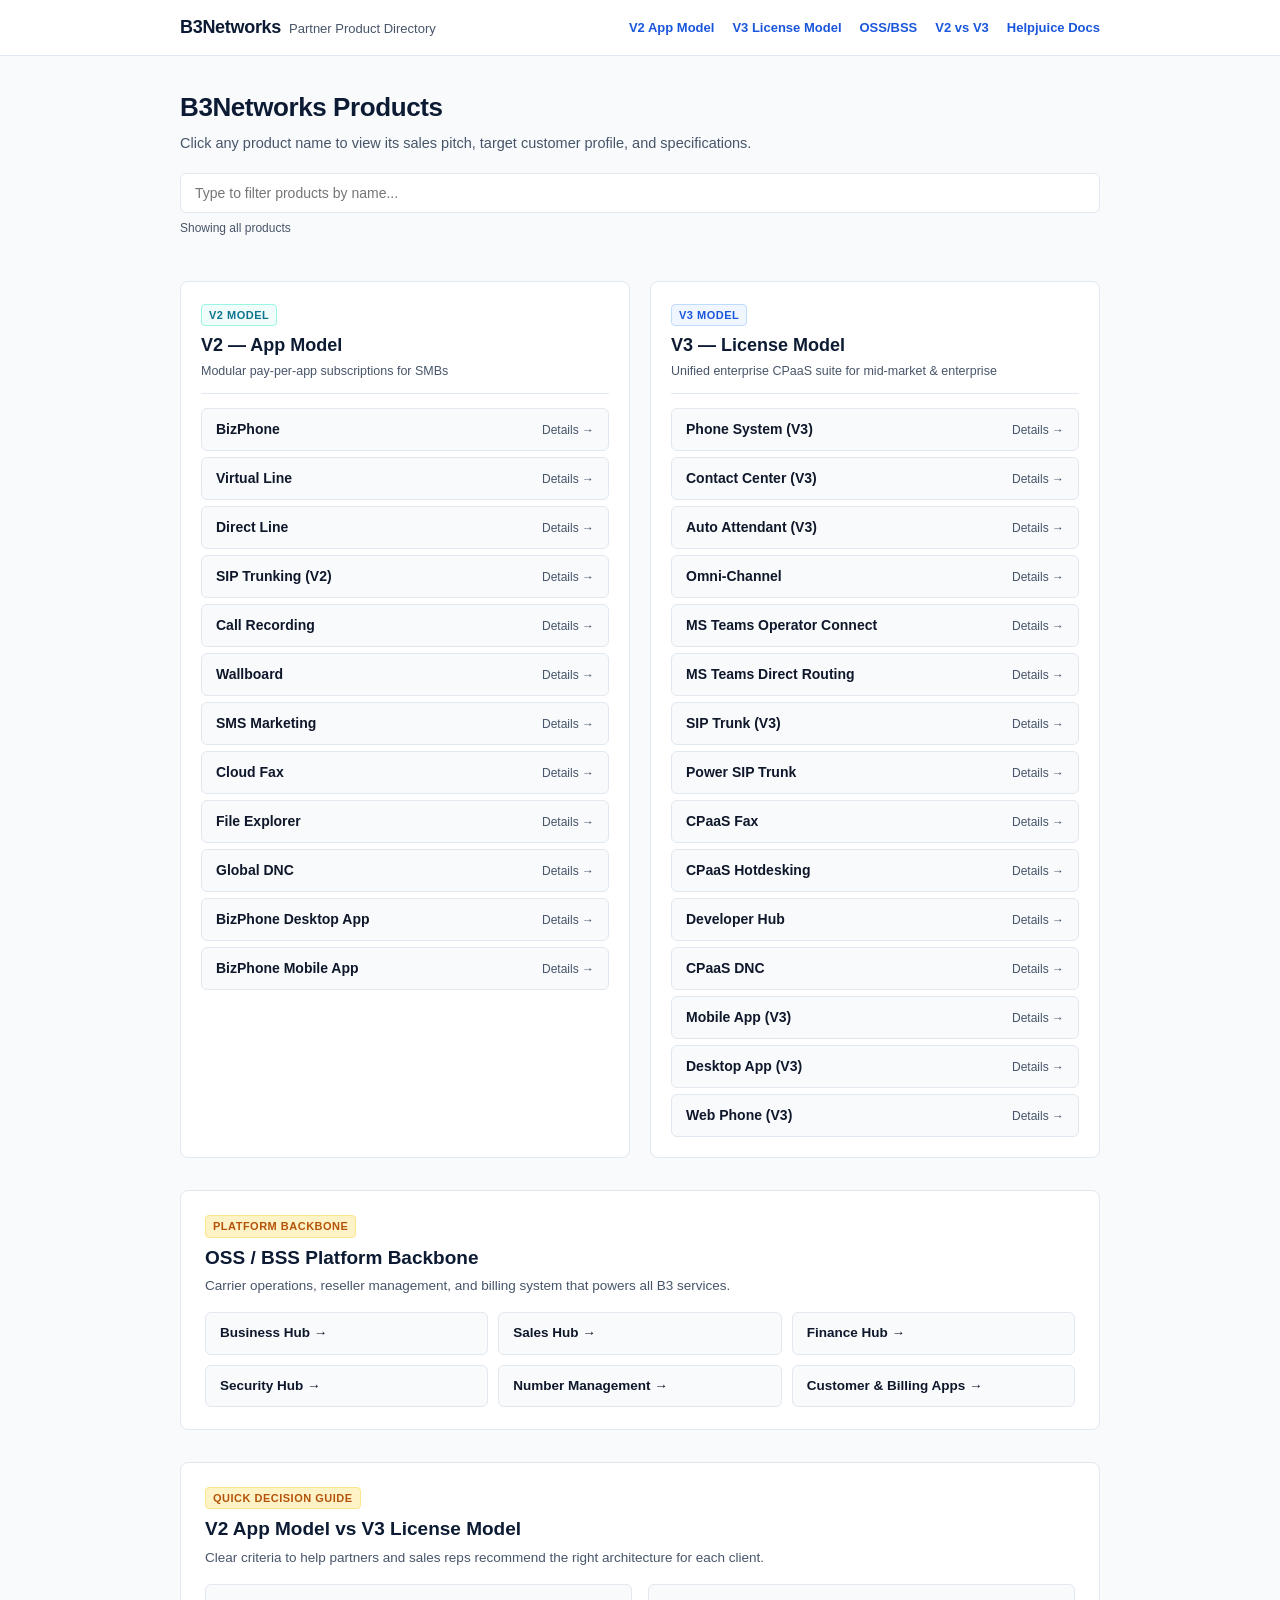
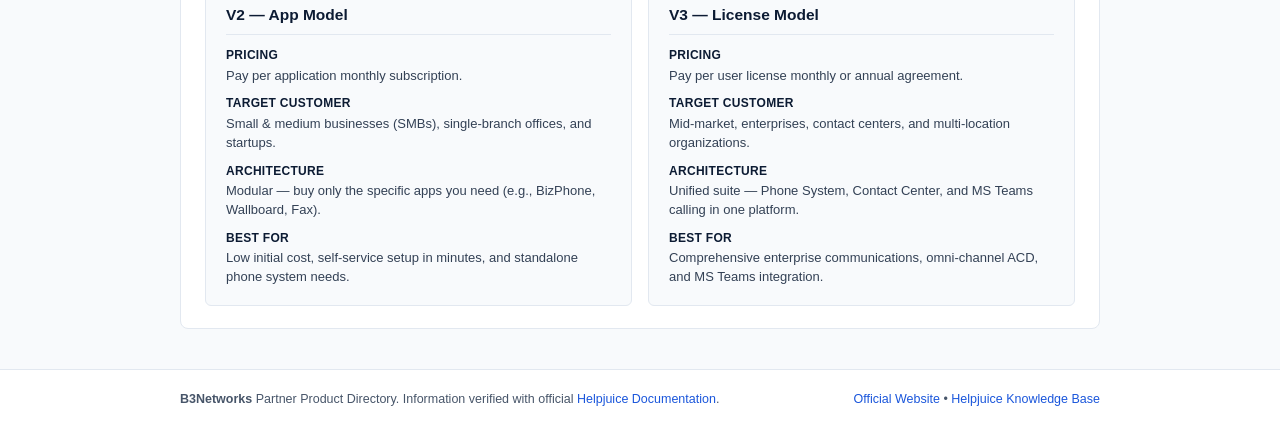
<file: index.html>
<!DOCTYPE html>
<html lang="en">
<head>
  <meta charset="UTF-8" />
  <meta name="viewport" content="width=device-width, initial-scale=1.0" />
  <title>B3Networks — Partner Product Directory</title>
  <meta name="description" content="Simple product directory for B3Networks V2 (App Model) and V3 (License Model) products. Click any product to view its sales details." />
  <link rel="stylesheet" href="styles.css" />
</head>
<body>

  <!-- SITE HEADER -->
  <header class="site-header">
    <div class="container header-inner">
      <a href="index.html" class="brand-wrap">
        <span class="brand-title">B3Networks</span>
        <span class="brand-sub">Partner Product Directory</span>
      </a>
      <div class="header-links">
        <a href="#v2-section" class="header-link">V2 App Model</a>
        <a href="#v3-section" class="header-link">V3 License Model</a>
        <a href="#oss-section" class="header-link">OSS/BSS</a>
        <a href="#comparison-section" class="header-link">V2 vs V3</a>
        <a href="https://b3networks.helpjuice.com/" target="_blank" class="header-link">Helpjuice Docs</a>
      </div>
    </div>
  </header>

  <main>
    <div class="container">

      <!-- PAGE INTRO -->
      <section class="page-intro">
        <h1 class="page-title">B3Networks Products</h1>
        <p class="page-subtitle">Click any product name to view its sales pitch, target customer profile, and specifications.</p>
        
        <!-- SIMPLE LIVE FILTER -->
        <div class="search-bar-wrap">
          <input type="text" id="filterInput" class="search-input" placeholder="Type to filter products by name..." autocomplete="off" />
          <div class="search-hint" id="filterCount">Showing all products</div>
        </div>
      </section>

      <!-- SECTION 1: V2 AND V3 PRODUCT LISTS (SIDE-BY-SIDE) -->
      <section class="directory-grid">
        
        <!-- COLUMN 1: V2 APP MODEL -->
        <div class="column-card" id="v2-section">
          <div class="column-header">
            <span class="column-badge column-badge-v2">V2 Model</span>
            <h2 class="column-title">V2 — App Model</h2>
            <p class="column-desc">Modular pay-per-app subscriptions for SMBs</p>
          </div>
          <ul class="product-name-list" id="v2List">
            <li><a href="product.html?id=bizphone#bizphone" class="product-link"><span>BizPhone</span><span class="product-link-arrow">Details &rarr;</span></a></li>
            <li><a href="product.html?id=virtual-line#virtual-line" class="product-link"><span>Virtual Line</span><span class="product-link-arrow">Details &rarr;</span></a></li>
            <li><a href="product.html?id=direct-line#direct-line" class="product-link"><span>Direct Line</span><span class="product-link-arrow">Details &rarr;</span></a></li>
            <li><a href="product.html?id=sip-v2#sip-v2" class="product-link"><span>SIP Trunking (V2)</span><span class="product-link-arrow">Details &rarr;</span></a></li>
            <li><a href="product.html?id=call-recording#call-recording" class="product-link"><span>Call Recording</span><span class="product-link-arrow">Details &rarr;</span></a></li>
            <li><a href="product.html?id=wallboard#wallboard" class="product-link"><span>Wallboard</span><span class="product-link-arrow">Details &rarr;</span></a></li>
            <li><a href="product.html?id=sms-marketing#sms-marketing" class="product-link"><span>SMS Marketing</span><span class="product-link-arrow">Details &rarr;</span></a></li>
            <li><a href="product.html?id=fax#fax" class="product-link"><span>Cloud Fax</span><span class="product-link-arrow">Details &rarr;</span></a></li>
            <li><a href="product.html?id=file-explorer#file-explorer" class="product-link"><span>File Explorer</span><span class="product-link-arrow">Details &rarr;</span></a></li>
            <li><a href="product.html?id=global-dnc#global-dnc" class="product-link"><span>Global DNC</span><span class="product-link-arrow">Details &rarr;</span></a></li>
            <li><a href="product.html?id=bizphone-desktop#bizphone-desktop" class="product-link"><span>BizPhone Desktop App</span><span class="product-link-arrow">Details &rarr;</span></a></li>
            <li><a href="product.html?id=bizphone-mobile#bizphone-mobile" class="product-link"><span>BizPhone Mobile App</span><span class="product-link-arrow">Details &rarr;</span></a></li>
          </ul>
        </div>

        <!-- COLUMN 2: V3 LICENSE MODEL -->
        <div class="column-card" id="v3-section">
          <div class="column-header">
            <span class="column-badge column-badge-v3">V3 Model</span>
            <h2 class="column-title">V3 — License Model</h2>
            <p class="column-desc">Unified enterprise CPaaS suite for mid-market &amp; enterprise</p>
          </div>
          <ul class="product-name-list" id="v3List">
            <li><a href="product.html?id=phone-system#phone-system" class="product-link"><span>Phone System (V3)</span><span class="product-link-arrow">Details &rarr;</span></a></li>
            <li><a href="product.html?id=contact-center#contact-center" class="product-link"><span>Contact Center (V3)</span><span class="product-link-arrow">Details &rarr;</span></a></li>
            <li><a href="product.html?id=auto-attendant#auto-attendant" class="product-link"><span>Auto Attendant (V3)</span><span class="product-link-arrow">Details &rarr;</span></a></li>
            <li><a href="product.html?id=omni-channel#omni-channel" class="product-link"><span>Omni-Channel</span><span class="product-link-arrow">Details &rarr;</span></a></li>
            <li><a href="product.html?id=teams-operator-connect#teams-operator-connect" class="product-link"><span>MS Teams Operator Connect</span><span class="product-link-arrow">Details &rarr;</span></a></li>
            <li><a href="product.html?id=teams-direct-routing#teams-direct-routing" class="product-link"><span>MS Teams Direct Routing</span><span class="product-link-arrow">Details &rarr;</span></a></li>
            <li><a href="product.html?id=sip-trunk-v3#sip-trunk-v3" class="product-link"><span>SIP Trunk (V3)</span><span class="product-link-arrow">Details &rarr;</span></a></li>
            <li><a href="product.html?id=power-sip#power-sip" class="product-link"><span>Power SIP Trunk</span><span class="product-link-arrow">Details &rarr;</span></a></li>
            <li><a href="product.html?id=cpaas-fax#cpaas-fax" class="product-link"><span>CPaaS Fax</span><span class="product-link-arrow">Details &rarr;</span></a></li>
            <li><a href="product.html?id=hotdesking#hotdesking" class="product-link"><span>CPaaS Hotdesking</span><span class="product-link-arrow">Details &rarr;</span></a></li>
            <li><a href="product.html?id=developer-hub#developer-hub" class="product-link"><span>Developer Hub</span><span class="product-link-arrow">Details &rarr;</span></a></li>
            <li><a href="product.html?id=cpaas-dnc#cpaas-dnc" class="product-link"><span>CPaaS DNC</span><span class="product-link-arrow">Details &rarr;</span></a></li>
            <li><a href="product.html?id=mobile-app-v3#mobile-app-v3" class="product-link"><span>Mobile App (V3)</span><span class="product-link-arrow">Details &rarr;</span></a></li>
            <li><a href="product.html?id=desktop-app-v3#desktop-app-v3" class="product-link"><span>Desktop App (V3)</span><span class="product-link-arrow">Details &rarr;</span></a></li>
            <li><a href="product.html?id=web-phone#web-phone" class="product-link"><span>Web Phone (V3)</span><span class="product-link-arrow">Details &rarr;</span></a></li>
          </ul>
        </div>

      </section>

      <!-- SECTION 2: OSS / BSS PLATFORM BACKBONE (VERY SIMPLE) -->
      <section class="section-block" id="oss-section">
        <div class="section-header-simple">
          <span class="section-label">Platform Backbone</span>
          <h2 class="section-title">OSS / BSS Platform Backbone</h2>
          <p class="section-desc">Carrier operations, reseller management, and billing system that powers all B3 services.</p>
        </div>

        <ul class="oss-name-grid" id="ossList">
          <li><a href="product.html?id=business-hub#business-hub" class="oss-link">Business Hub &rarr;</a></li>
          <li><a href="product.html?id=sales-hub#sales-hub" class="oss-link">Sales Hub &rarr;</a></li>
          <li><a href="product.html?id=finance-hub#finance-hub" class="oss-link">Finance Hub &rarr;</a></li>
          <li><a href="product.html?id=security-hub#security-hub" class="oss-link">Security Hub &rarr;</a></li>
          <li><a href="product.html?id=number-management#number-management" class="oss-link">Number Management &rarr;</a></li>
          <li><a href="https://b3networks.helpjuice.com/en_US/ossbss-answers" target="_blank" class="oss-link">Customer &amp; Billing Apps &rarr;</a></li>
        </ul>
      </section>

      <!-- SECTION 3: V2 APP MODEL VS V3 LICENSE MODEL (VERY SIMPLE) -->
      <section class="section-block" id="comparison-section">
        <div class="section-header-simple">
          <span class="section-label">Quick Decision Guide</span>
          <h2 class="section-title">V2 App Model vs V3 License Model</h2>
          <p class="section-desc">Clear criteria to help partners and sales reps recommend the right architecture for each client.</p>
        </div>

        <div class="compare-container">
          <!-- V2 CARD -->
          <div class="compare-card">
            <h3 class="compare-card-title">V2 — App Model</h3>
            <ul class="compare-list">
              <li class="compare-item">
                <strong>Pricing</strong>
                Pay per application monthly subscription.
              </li>
              <li class="compare-item">
                <strong>Target Customer</strong>
                Small &amp; medium businesses (SMBs), single-branch offices, and startups.
              </li>
              <li class="compare-item">
                <strong>Architecture</strong>
                Modular — buy only the specific apps you need (e.g., BizPhone, Wallboard, Fax).
              </li>
              <li class="compare-item">
                <strong>Best For</strong>
                Low initial cost, self-service setup in minutes, and standalone phone system needs.
              </li>
            </ul>
          </div>

          <!-- V3 CARD -->
          <div class="compare-card">
            <h3 class="compare-card-title">V3 — License Model</h3>
            <ul class="compare-list">
              <li class="compare-item">
                <strong>Pricing</strong>
                Pay per user license monthly or annual agreement.
              </li>
              <li class="compare-item">
                <strong>Target Customer</strong>
                Mid-market, enterprises, contact centers, and multi-location organizations.
              </li>
              <li class="compare-item">
                <strong>Architecture</strong>
                Unified suite — Phone System, Contact Center, and MS Teams calling in one platform.
              </li>
              <li class="compare-item">
                <strong>Best For</strong>
                Comprehensive enterprise communications, omni-channel ACD, and MS Teams integration.
              </li>
            </ul>
          </div>
        </div>
      </section>

    </div>
  </main>

  <!-- SITE FOOTER -->
  <footer class="site-footer">
    <div class="container footer-inner">
      <div>
        <strong>B3Networks</strong> Partner Product Directory. Information verified with official <a href="https://b3networks.helpjuice.com/" target="_blank">Helpjuice Documentation</a>.
      </div>
      <div>
        <a href="https://www.b3networks.com/" target="_blank">Official Website</a> &bull;
        <a href="https://b3networks.helpjuice.com/" target="_blank">Helpjuice Knowledge Base</a>
      </div>
    </div>
  </footer>

  <!-- SIMPLE FILTER SCRIPT -->
  <script>
    document.addEventListener('DOMContentLoaded', () => {
      const input = document.getElementById('filterInput');
      const counter = document.getElementById('filterCount');
      const links = document.querySelectorAll('.product-link, .oss-link');
      const total = links.length;

      input.addEventListener('input', (e) => {
        const query = e.target.value.toLowerCase().trim();
        let matchCount = 0;

        links.forEach(link => {
          const text = link.textContent.toLowerCase();
          const li = link.closest('li');
          if (!query || text.includes(query)) {
            if (li) li.style.display = '';
            matchCount++;
          } else {
            if (li) li.style.display = 'none';
          }
        });

        if (query) {
          counter.textContent = `Showing ${matchCount} of ${total} products matching "${query}"`;
        } else {
          counter.textContent = 'Showing all products';
        }
      });
    });
  </script>
</body>
</html>
</file>
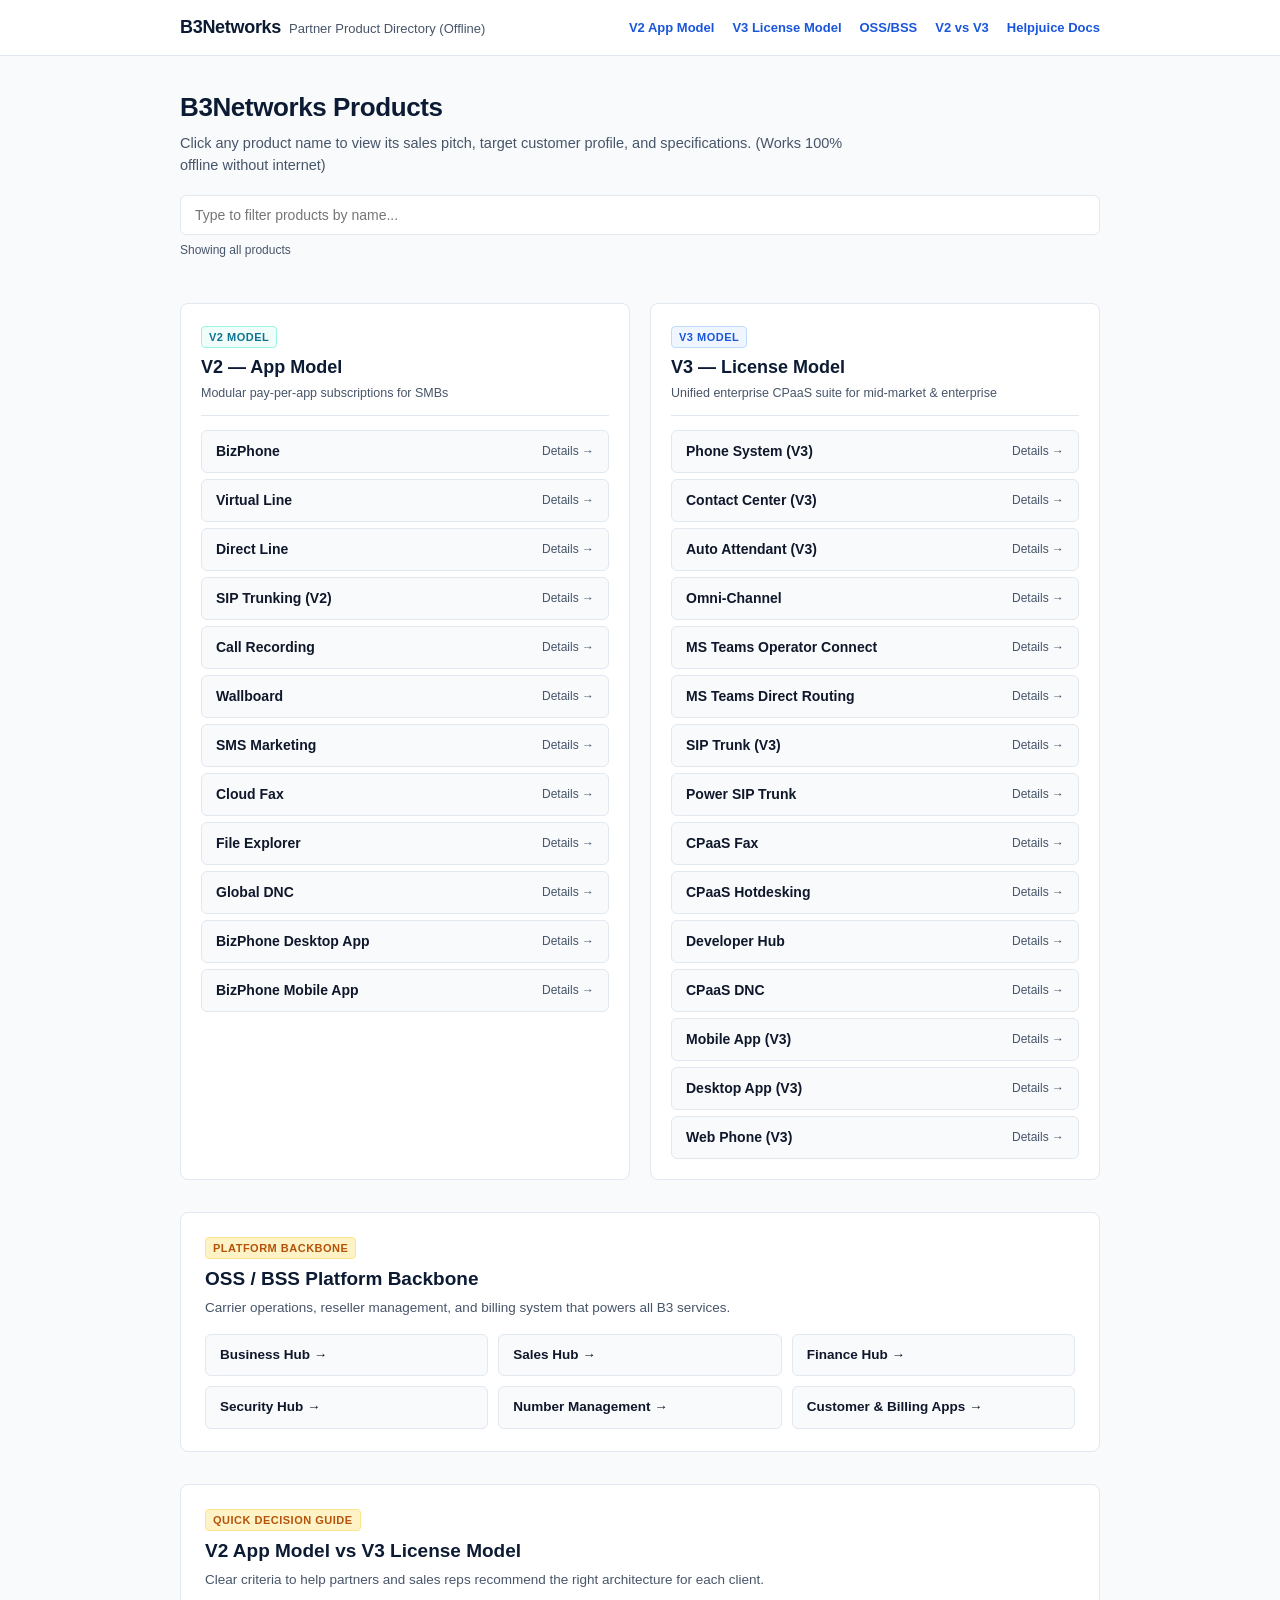
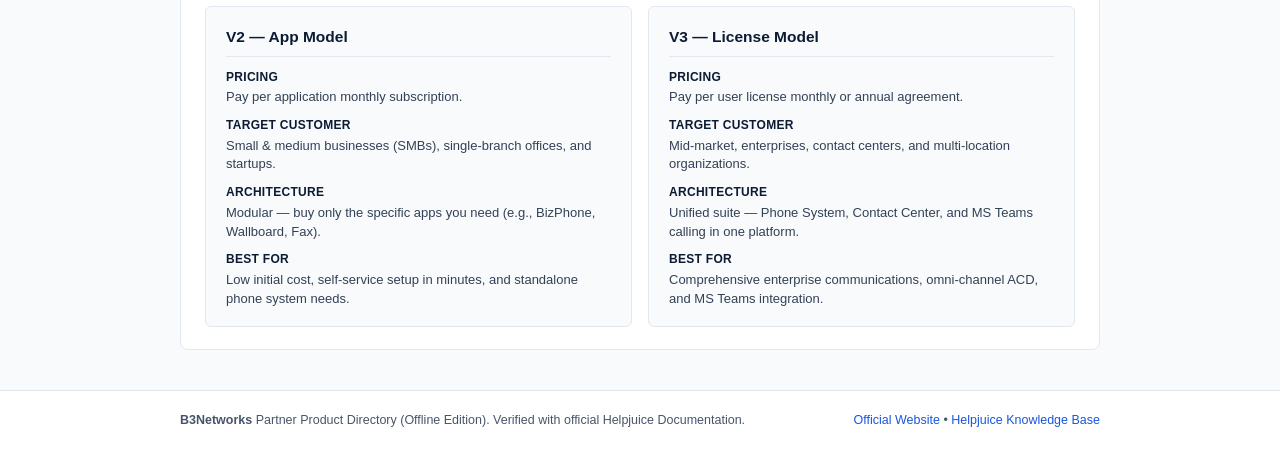
<file: b3networks-offline.html>
<!DOCTYPE html>
<html lang="en">
<head>
  <meta charset="UTF-8" />
  <meta name="viewport" content="width=device-width, initial-scale=1.0" />
  <title>B3Networks — Partner Product Directory (Offline Edition)</title>
  <meta name="description" content="Offline product directory for B3Networks V2 and V3 products. Works 100% without internet." />
  <style>
/* Embedded Stylesheet */
/* ========================================================
   B3NETWORKS PARTNER PRODUCT DIRECTORY
   Style: Ultra-Simple, Minimalist, Modern, Zero-Icon
   Brand Colors: Navy (#0C1B33), Blue (#1A56DB), Teal (#00B4D8)
   ======================================================== */

*, *::before, *::after {
  box-sizing: border-box;
  margin: 0;
  padding: 0;
}

:root {
  --navy: #0C1B33;
  --blue: #1A56DB;
  --blue-hover: #1545B0;
  --blue-light: #EFF6FF;
  --blue-border: #BFDBFE;
  --teal: #00B4D8;
  --teal-light: #F0FDFA;
  --teal-border: #99F6E4;
  --gray-50: #F8FAFC;
  --gray-100: #F1F5F9;
  --gray-200: #E2E8F0;
  --gray-300: #CBD5E1;
  --gray-600: #475569;
  --gray-700: #334155;
  --gray-900: #0F172A;
  --white: #FFFFFF;
  --font-sans: 'Inter', -apple-system, BlinkMacSystemFont, 'Segoe UI', Roboto, sans-serif;
  --radius: 8px;
  --radius-sm: 6px;
  --transition: 0.15s ease;
}

body {
  font-family: var(--font-sans);
  background-color: var(--gray-50);
  color: var(--gray-900);
  line-height: 1.5;
  -webkit-font-smoothing: antialiased;
}

.container {
  width: 100%;
  max-width: 960px;
  margin: 0 auto;
  padding: 0 20px;
}

/* ========================================================
   SITE HEADER
   ======================================================== */
.site-header {
  background-color: var(--white);
  border-bottom: 1px solid var(--gray-200);
  padding: 14px 0;
}

.header-inner {
  display: flex;
  align-items: center;
  justify-content: space-between;
  gap: 16px;
}

.brand-wrap {
  text-decoration: none;
  display: flex;
  align-items: baseline;
  gap: 8px;
}

.brand-title {
  font-size: 18px;
  font-weight: 800;
  color: var(--navy);
  letter-spacing: -0.3px;
}

.brand-sub {
  font-size: 13px;
  color: var(--gray-600);
  font-weight: 500;
}

.header-links {
  display: flex;
  align-items: center;
  gap: 18px;
}

.header-link {
  font-size: 13px;
  font-weight: 600;
  color: var(--blue);
  text-decoration: none;
}

.header-link:hover {
  text-decoration: underline;
}

/* ========================================================
   PAGE INTRO / HERO
   ======================================================== */
.page-intro {
  padding: 32px 0 20px;
}

.page-title {
  font-size: 26px;
  font-weight: 800;
  color: var(--navy);
  letter-spacing: -0.4px;
  margin-bottom: 6px;
}

.page-subtitle {
  font-size: 14.5px;
  color: var(--gray-600);
  max-width: 680px;
}

/* Quick Search Input */
.search-bar-wrap {
  margin-top: 18px;
  position: relative;
}

.search-input {
  width: 100%;
  padding: 11px 14px;
  background-color: var(--white);
  border: 1px solid var(--gray-200);
  border-radius: var(--radius-sm);
  font-family: inherit;
  font-size: 14px;
  color: var(--gray-900);
  outline: none;
  transition: border-color var(--transition);
}

.search-input:focus {
  border-color: var(--blue);
  box-shadow: 0 0 0 3px rgba(26, 86, 219, 0.1);
}

.search-hint {
  font-size: 12px;
  color: var(--gray-600);
  margin-top: 6px;
}

/* ========================================================
   V2 & V3 PRODUCT LIST COLUMNS (SIDE BY SIDE)
   ======================================================== */
.directory-grid {
  display: grid;
  grid-template-columns: 1fr 1fr;
  gap: 20px;
  margin-top: 24px;
  margin-bottom: 32px;
}

.column-card {
  background-color: var(--white);
  border: 1px solid var(--gray-200);
  border-radius: var(--radius);
  padding: 20px;
}

.column-header {
  padding-bottom: 12px;
  border-bottom: 1px solid var(--gray-200);
  margin-bottom: 14px;
}

.column-badge {
  display: inline-block;
  font-size: 11px;
  font-weight: 700;
  text-transform: uppercase;
  letter-spacing: 0.5px;
  padding: 2px 7px;
  border-radius: 4px;
  margin-bottom: 6px;
}

.column-badge-v2 {
  background-color: var(--teal-light);
  color: #0E7490;
  border: 1px solid var(--teal-border);
}

.column-badge-v3 {
  background-color: var(--blue-light);
  color: var(--blue);
  border: 1px solid var(--blue-border);
}

.column-title {
  font-size: 18px;
  font-weight: 700;
  color: var(--navy);
  margin-bottom: 3px;
}

.column-desc {
  font-size: 12.5px;
  color: var(--gray-600);
}

/* The pure product name list */
.product-name-list {
  list-style: none;
  display: flex;
  flex-direction: column;
  gap: 6px;
}

.product-link {
  display: flex;
  align-items: center;
  justify-content: space-between;
  padding: 10px 14px;
  background-color: var(--gray-50);
  border: 1px solid var(--gray-200);
  border-radius: var(--radius-sm);
  color: var(--gray-900);
  text-decoration: none;
  font-size: 14px;
  font-weight: 600;
  transition: all var(--transition);
}

.product-link:hover {
  background-color: var(--blue-light);
  border-color: var(--blue);
  color: var(--blue);
}

.product-link-arrow {
  font-size: 12px;
  font-weight: 500;
  color: var(--gray-600);
}

.product-link:hover .product-link-arrow {
  color: var(--blue);
}

/* ========================================================
   OSS / BSS PLATFORM SECTION (VERY SIMPLE)
   ======================================================== */
.section-block {
  background-color: var(--white);
  border: 1px solid var(--gray-200);
  border-radius: var(--radius);
  padding: 22px 24px;
  margin-bottom: 32px;
}

.section-header-simple {
  margin-bottom: 16px;
}

.section-label {
  font-size: 11px;
  font-weight: 700;
  text-transform: uppercase;
  letter-spacing: 0.5px;
  color: #B45309;
  background-color: #FEF3C7;
  border: 1px solid #FDE68A;
  display: inline-block;
  padding: 2px 7px;
  border-radius: 4px;
  margin-bottom: 6px;
}

.section-title {
  font-size: 19px;
  font-weight: 800;
  color: var(--navy);
  margin-bottom: 4px;
}

.section-desc {
  font-size: 13.5px;
  color: var(--gray-600);
}

.oss-name-grid {
  display: grid;
  grid-template-columns: repeat(3, 1fr);
  gap: 10px;
  list-style: none;
}

.oss-link {
  display: block;
  padding: 10px 14px;
  background-color: var(--gray-50);
  border: 1px solid var(--gray-200);
  border-radius: var(--radius-sm);
  color: var(--gray-900);
  text-decoration: none;
  font-size: 13.5px;
  font-weight: 600;
  transition: all var(--transition);
}

.oss-link:hover {
  background-color: var(--blue-light);
  border-color: var(--blue);
  color: var(--blue);
}

/* ========================================================
   V2 VS V3 MODEL COMPARISON (VERY SIMPLE)
   ======================================================== */
.compare-container {
  display: grid;
  grid-template-columns: 1fr 1fr;
  gap: 16px;
  margin-top: 14px;
}

.compare-card {
  background-color: var(--gray-50);
  border: 1px solid var(--gray-200);
  border-radius: var(--radius-sm);
  padding: 18px 20px;
}

.compare-card-title {
  font-size: 15.5px;
  font-weight: 700;
  color: var(--navy);
  margin-bottom: 12px;
  padding-bottom: 8px;
  border-bottom: 1px solid var(--gray-200);
}

.compare-list {
  list-style: none;
  display: flex;
  flex-direction: column;
  gap: 10px;
}

.compare-item {
  font-size: 13px;
  color: var(--gray-700);
  line-height: 1.45;
}

.compare-item strong {
  display: block;
  color: var(--navy);
  font-size: 12px;
  text-transform: uppercase;
  letter-spacing: 0.3px;
  margin-bottom: 2px;
}

/* ========================================================
   PRODUCT DETAIL PAGE (PAGE 2) — ULTRA SIMPLE
   ======================================================== */
.detail-page-wrap {
  padding: 24px 0 48px;
}

.back-nav-bar {
  margin-bottom: 18px;
}

.back-link {
  display: inline-block;
  font-size: 13px;
  font-weight: 600;
  color: var(--blue);
  text-decoration: none;
  background-color: var(--white);
  border: 1px solid var(--gray-200);
  border-radius: var(--radius-sm);
  padding: 6px 12px;
  transition: all var(--transition);
}

.back-link:hover {
  background-color: var(--blue-light);
  border-color: var(--blue);
}

.detail-box {
  background-color: var(--white);
  border: 1px solid var(--gray-200);
  border-radius: var(--radius);
  padding: 28px 32px;
}

.detail-top {
  padding-bottom: 18px;
  border-bottom: 1px solid var(--gray-200);
  margin-bottom: 22px;
}

.detail-badges {
  display: flex;
  align-items: center;
  gap: 8px;
  margin-bottom: 8px;
}

.badge {
  font-size: 11px;
  font-weight: 700;
  text-transform: uppercase;
  letter-spacing: 0.5px;
  padding: 2px 8px;
  border-radius: 4px;
}

.badge-v2 {
  background-color: var(--teal-light);
  color: #0E7490;
  border: 1px solid var(--teal-border);
}

.badge-v3 {
  background-color: var(--blue-light);
  color: var(--blue);
  border: 1px solid var(--blue-border);
}

.badge-oss {
  background-color: #FEF3C7;
  color: #B45309;
  border: 1px solid #FDE68A;
}

.badge-category {
  background-color: var(--gray-100);
  color: var(--gray-700);
  border: 1px solid var(--gray-200);
}

.detail-title {
  font-size: 26px;
  font-weight: 800;
  color: var(--navy);
  letter-spacing: -0.4px;
  margin-bottom: 4px;
}

.detail-tagline {
  font-size: 14.5px;
  color: var(--gray-600);
}

/* Detail Section Rows */
.detail-row {
  margin-bottom: 20px;
}

.detail-label {
  font-size: 11.5px;
  font-weight: 700;
  text-transform: uppercase;
  letter-spacing: 0.5px;
  color: var(--navy);
  margin-bottom: 6px;
}

.detail-text {
  font-size: 14px;
  color: var(--gray-700);
  line-height: 1.6;
}

/* BD Sales Pitch Card */
.pitch-card {
  background-color: var(--gray-50);
  border-left: 3px solid var(--blue);
  border-top: 1px solid var(--gray-200);
  border-right: 1px solid var(--gray-200);
  border-bottom: 1px solid var(--gray-200);
  border-radius: 0 var(--radius-sm) var(--radius-sm) 0;
  padding: 16px 18px;
  margin-bottom: 22px;
}

.pitch-label {
  font-size: 12px;
  font-weight: 700;
  text-transform: uppercase;
  letter-spacing: 0.5px;
  color: var(--blue);
  margin-bottom: 6px;
}

.pitch-text {
  font-size: 13.5px;
  color: var(--gray-900);
  line-height: 1.55;
}

/* Feature bullets */
.bullets-list {
  list-style: disc;
  padding-left: 18px;
  display: flex;
  flex-direction: column;
  gap: 6px;
}

.bullets-list li {
  font-size: 13.5px;
  color: var(--gray-700);
}

/* Action Bar */
.detail-footer {
  margin-top: 26px;
  padding-top: 18px;
  border-top: 1px solid var(--gray-200);
  display: flex;
  align-items: center;
  justify-content: space-between;
  gap: 16px;
  flex-wrap: wrap;
}

.btn-doc {
  display: inline-block;
  background-color: var(--blue);
  color: var(--white);
  font-size: 13.5px;
  font-weight: 600;
  padding: 10px 18px;
  border-radius: var(--radius-sm);
  text-decoration: none;
  transition: background var(--transition);
}

.btn-doc:hover {
  background-color: var(--blue-hover);
}

/* Not Found box */
.not-found-box {
  background-color: var(--white);
  border: 1px solid var(--gray-200);
  border-radius: var(--radius);
  padding: 32px;
  text-align: center;
}

/* ========================================================
   SITE FOOTER
   ======================================================== */
.site-footer {
  background-color: var(--white);
  border-top: 1px solid var(--gray-200);
  padding: 20px 0;
  margin-top: 40px;
  font-size: 12.5px;
  color: var(--gray-600);
}

.footer-inner {
  display: flex;
  align-items: center;
  justify-content: space-between;
  gap: 16px;
  flex-wrap: wrap;
}

.footer-inner a {
  color: var(--blue);
  text-decoration: none;
}

.footer-inner a:hover {
  text-decoration: underline;
}

/* ========================================================
   RESPONSIVE DESIGN
   ======================================================== */
@media (max-width: 768px) {
  .directory-grid,
  .compare-container,
  .oss-name-grid {
    grid-template-columns: 1fr;
  }

  .detail-box {
    padding: 20px;
  }

  .header-inner,
  .footer-inner {
    flex-direction: column;
    align-items: flex-start;
  }
}


/* Extra view transitions for seamless offline tab switching */
.view-hidden {
  display: none !important;
}
.view-visible {
  display: block !important;
}
.btn-pointer {
  cursor: pointer;
  border: 1px solid var(--gray-200);
}
  </style>
</head>
<body>

  <!-- VIEW 1: PRODUCT DIRECTORY (HOME) -->
  <div id="directoryView" class="view-visible">
    <!-- SITE HEADER -->
    <header class="site-header">
      <div class="container header-inner">
        <a href="#directory" class="brand-wrap" onclick="showDirectory(event)">
          <span class="brand-title">B3Networks</span>
          <span class="brand-sub">Partner Product Directory (Offline)</span>
        </a>
        <div class="header-links">
          <a href="#v2-section" class="header-link">V2 App Model</a>
          <a href="#v3-section" class="header-link">V3 License Model</a>
          <a href="#oss-section" class="header-link">OSS/BSS</a>
          <a href="#comparison-section" class="header-link">V2 vs V3</a>
          <a href="https://b3networks.helpjuice.com/" target="_blank" class="header-link">Helpjuice Docs</a>
        </div>
      </div>
    </header>

    <main>
      <div class="container">

        <!-- PAGE INTRO -->
        <section class="page-intro">
          <h1 class="page-title">B3Networks Products</h1>
          <p class="page-subtitle">Click any product name to view its sales pitch, target customer profile, and specifications. (Works 100% offline without internet)</p>
          
          <!-- SIMPLE LIVE FILTER -->
          <div class="search-bar-wrap">
            <input type="text" id="filterInput" class="search-input" placeholder="Type to filter products by name..." autocomplete="off" />
            <div class="search-hint" id="filterCount">Showing all products</div>
          </div>
        </section>

        <!-- SECTION 1: V2 AND V3 PRODUCT LISTS (SIDE-BY-SIDE) -->
        <section class="directory-grid">
          
          <!-- COLUMN 1: V2 APP MODEL -->
          <div class="column-card" id="v2-section">
            <div class="column-header">
              <span class="column-badge column-badge-v2">V2 Model</span>
              <h2 class="column-title">V2 — App Model</h2>
              <p class="column-desc">Modular pay-per-app subscriptions for SMBs</p>
            </div>
            <ul class="product-name-list" id="v2List">
              <li><a href="#bizphone" class="product-link" onclick="openProduct('bizphone', event)"><span>BizPhone</span><span class="product-link-arrow">Details &rarr;</span></a></li>
              <li><a href="#virtual-line" class="product-link" onclick="openProduct('virtual-line', event)"><span>Virtual Line</span><span class="product-link-arrow">Details &rarr;</span></a></li>
              <li><a href="#direct-line" class="product-link" onclick="openProduct('direct-line', event)"><span>Direct Line</span><span class="product-link-arrow">Details &rarr;</span></a></li>
              <li><a href="#sip-v2" class="product-link" onclick="openProduct('sip-v2', event)"><span>SIP Trunking (V2)</span><span class="product-link-arrow">Details &rarr;</span></a></li>
              <li><a href="#call-recording" class="product-link" onclick="openProduct('call-recording', event)"><span>Call Recording</span><span class="product-link-arrow">Details &rarr;</span></a></li>
              <li><a href="#wallboard" class="product-link" onclick="openProduct('wallboard', event)"><span>Wallboard</span><span class="product-link-arrow">Details &rarr;</span></a></li>
              <li><a href="#sms-marketing" class="product-link" onclick="openProduct('sms-marketing', event)"><span>SMS Marketing</span><span class="product-link-arrow">Details &rarr;</span></a></li>
              <li><a href="#fax" class="product-link" onclick="openProduct('fax', event)"><span>Cloud Fax</span><span class="product-link-arrow">Details &rarr;</span></a></li>
              <li><a href="#file-explorer" class="product-link" onclick="openProduct('file-explorer', event)"><span>File Explorer</span><span class="product-link-arrow">Details &rarr;</span></a></li>
              <li><a href="#global-dnc" class="product-link" onclick="openProduct('global-dnc', event)"><span>Global DNC</span><span class="product-link-arrow">Details &rarr;</span></a></li>
              <li><a href="#bizphone-desktop" class="product-link" onclick="openProduct('bizphone-desktop', event)"><span>BizPhone Desktop App</span><span class="product-link-arrow">Details &rarr;</span></a></li>
              <li><a href="#bizphone-mobile" class="product-link" onclick="openProduct('bizphone-mobile', event)"><span>BizPhone Mobile App</span><span class="product-link-arrow">Details &rarr;</span></a></li>
            </ul>
          </div>

          <!-- COLUMN 2: V3 LICENSE MODEL -->
          <div class="column-card" id="v3-section">
            <div class="column-header">
              <span class="column-badge column-badge-v3">V3 Model</span>
              <h2 class="column-title">V3 — License Model</h2>
              <p class="column-desc">Unified enterprise CPaaS suite for mid-market &amp; enterprise</p>
            </div>
            <ul class="product-name-list" id="v3List">
              <li><a href="#phone-system" class="product-link" onclick="openProduct('phone-system', event)"><span>Phone System (V3)</span><span class="product-link-arrow">Details &rarr;</span></a></li>
              <li><a href="#contact-center" class="product-link" onclick="openProduct('contact-center', event)"><span>Contact Center (V3)</span><span class="product-link-arrow">Details &rarr;</span></a></li>
              <li><a href="#auto-attendant" class="product-link" onclick="openProduct('auto-attendant', event)"><span>Auto Attendant (V3)</span><span class="product-link-arrow">Details &rarr;</span></a></li>
              <li><a href="#omni-channel" class="product-link" onclick="openProduct('omni-channel', event)"><span>Omni-Channel</span><span class="product-link-arrow">Details &rarr;</span></a></li>
              <li><a href="#teams-operator-connect" class="product-link" onclick="openProduct('teams-operator-connect', event)"><span>MS Teams Operator Connect</span><span class="product-link-arrow">Details &rarr;</span></a></li>
              <li><a href="#teams-direct-routing" class="product-link" onclick="openProduct('teams-direct-routing', event)"><span>MS Teams Direct Routing</span><span class="product-link-arrow">Details &rarr;</span></a></li>
              <li><a href="#sip-trunk-v3" class="product-link" onclick="openProduct('sip-trunk-v3', event)"><span>SIP Trunk (V3)</span><span class="product-link-arrow">Details &rarr;</span></a></li>
              <li><a href="#power-sip" class="product-link" onclick="openProduct('power-sip', event)"><span>Power SIP Trunk</span><span class="product-link-arrow">Details &rarr;</span></a></li>
              <li><a href="#cpaas-fax" class="product-link" onclick="openProduct('cpaas-fax', event)"><span>CPaaS Fax</span><span class="product-link-arrow">Details &rarr;</span></a></li>
              <li><a href="#hotdesking" class="product-link" onclick="openProduct('hotdesking', event)"><span>CPaaS Hotdesking</span><span class="product-link-arrow">Details &rarr;</span></a></li>
              <li><a href="#developer-hub" class="product-link" onclick="openProduct('developer-hub', event)"><span>Developer Hub</span><span class="product-link-arrow">Details &rarr;</span></a></li>
              <li><a href="#cpaas-dnc" class="product-link" onclick="openProduct('cpaas-dnc', event)"><span>CPaaS DNC</span><span class="product-link-arrow">Details &rarr;</span></a></li>
              <li><a href="#mobile-app-v3" class="product-link" onclick="openProduct('mobile-app-v3', event)"><span>Mobile App (V3)</span><span class="product-link-arrow">Details &rarr;</span></a></li>
              <li><a href="#desktop-app-v3" class="product-link" onclick="openProduct('desktop-app-v3', event)"><span>Desktop App (V3)</span><span class="product-link-arrow">Details &rarr;</span></a></li>
              <li><a href="#web-phone" class="product-link" onclick="openProduct('web-phone', event)"><span>Web Phone (V3)</span><span class="product-link-arrow">Details &rarr;</span></a></li>
            </ul>
          </div>

        </section>

        <!-- SECTION 2: OSS / BSS PLATFORM BACKBONE (VERY SIMPLE) -->
        <section class="section-block" id="oss-section">
          <div class="section-header-simple">
            <span class="section-label">Platform Backbone</span>
            <h2 class="section-title">OSS / BSS Platform Backbone</h2>
            <p class="section-desc">Carrier operations, reseller management, and billing system that powers all B3 services.</p>
          </div>

          <ul class="oss-name-grid" id="ossList">
            <li><a href="#business-hub" class="oss-link" onclick="openProduct('business-hub', event)">Business Hub &rarr;</a></li>
            <li><a href="#sales-hub" class="oss-link" onclick="openProduct('sales-hub', event)">Sales Hub &rarr;</a></li>
            <li><a href="#finance-hub" class="oss-link" onclick="openProduct('finance-hub', event)">Finance Hub &rarr;</a></li>
            <li><a href="#security-hub" class="oss-link" onclick="openProduct('security-hub', event)">Security Hub &rarr;</a></li>
            <li><a href="#number-management" class="oss-link" onclick="openProduct('number-management', event)">Number Management &rarr;</a></li>
            <li><a href="https://b3networks.helpjuice.com/en_US/ossbss-answers" target="_blank" class="oss-link">Customer &amp; Billing Apps &rarr;</a></li>
          </ul>
        </section>

        <!-- SECTION 3: V2 APP MODEL VS V3 LICENSE MODEL (VERY SIMPLE) -->
        <section class="section-block" id="comparison-section">
          <div class="section-header-simple">
            <span class="section-label">Quick Decision Guide</span>
            <h2 class="section-title">V2 App Model vs V3 License Model</h2>
            <p class="section-desc">Clear criteria to help partners and sales reps recommend the right architecture for each client.</p>
          </div>

          <div class="compare-container">
            <!-- V2 CARD -->
            <div class="compare-card">
              <h3 class="compare-card-title">V2 — App Model</h3>
              <ul class="compare-list">
                <li class="compare-item">
                  <strong>Pricing</strong>
                  Pay per application monthly subscription.
                </li>
                <li class="compare-item">
                  <strong>Target Customer</strong>
                  Small &amp; medium businesses (SMBs), single-branch offices, and startups.
                </li>
                <li class="compare-item">
                  <strong>Architecture</strong>
                  Modular — buy only the specific apps you need (e.g., BizPhone, Wallboard, Fax).
                </li>
                <li class="compare-item">
                  <strong>Best For</strong>
                  Low initial cost, self-service setup in minutes, and standalone phone system needs.
                </li>
              </ul>
            </div>

            <!-- V3 CARD -->
            <div class="compare-card">
              <h3 class="compare-card-title">V3 — License Model</h3>
              <ul class="compare-list">
                <li class="compare-item">
                  <strong>Pricing</strong>
                  Pay per user license monthly or annual agreement.
                </li>
                <li class="compare-item">
                  <strong>Target Customer</strong>
                  Mid-market, enterprises, contact centers, and multi-location organizations.
                </li>
                <li class="compare-item">
                  <strong>Architecture</strong>
                  Unified suite — Phone System, Contact Center, and MS Teams calling in one platform.
                </li>
                <li class="compare-item">
                  <strong>Best For</strong>
                  Comprehensive enterprise communications, omni-channel ACD, and MS Teams integration.
                </li>
              </ul>
            </div>
          </div>
        </section>

      </div>
    </main>

    <!-- SITE FOOTER -->
    <footer class="site-footer">
      <div class="container footer-inner">
        <div>
          <strong>B3Networks</strong> Partner Product Directory (Offline Edition). Verified with official Helpjuice Documentation.
        </div>
        <div>
          <a href="https://www.b3networks.com/" target="_blank">Official Website</a> &bull;
          <a href="https://b3networks.helpjuice.com/" target="_blank">Helpjuice Knowledge Base</a>
        </div>
      </div>
    </footer>
  </div>


  <!-- VIEW 2: PRODUCT DETAIL VIEW (OFFLINE) -->
  <div id="detailView" class="view-hidden">
    <!-- SITE HEADER -->
    <header class="site-header">
      <div class="container header-inner">
        <a href="#directory" class="brand-wrap" onclick="showDirectory(event)">
          <span class="brand-title">B3Networks</span>
          <span class="brand-sub">Partner Product Directory (Offline)</span>
        </a>
        <div class="header-links">
          <a href="#directory" class="header-link" onclick="showDirectory(event)">&larr; Back to All Products</a>
          <a href="https://b3networks.helpjuice.com/" target="_blank" class="header-link">Helpjuice Docs</a>
        </div>
      </div>
    </header>

    <main class="detail-page-wrap">
      <div class="container">
        
        <!-- BACK NAVIGATION -->
        <div class="back-nav-bar">
          <button type="button" class="back-link btn-pointer" onclick="showDirectory(event)">&larr; Back to Product Directory</button>
        </div>

        <!-- NOT FOUND STATE (HIDDEN BY DEFAULT) -->
        <div id="notFoundBox" class="not-found-box" style="display: none;">
          <h2 class="detail-title">Product Not Found</h2>
          <p class="detail-text" style="margin-top: 8px;">The requested product could not be located in the catalog.</p>
          <button type="button" class="btn-doc btn-pointer" onclick="showDirectory(event)" style="margin-top: 16px;">Return to Directory</button>
        </div>

        <!-- PRODUCT CONTENT BOX -->
        <div id="productContent" class="detail-box">
          
          <!-- HEADER -->
          <div class="detail-top">
            <div class="detail-badges">
              <span class="badge" id="detailModelTag">V2 App Model</span>
              <span class="badge badge-category" id="detailCatTag">Voice &amp; Calling</span>
            </div>
            <h1 class="detail-title" id="detailTitle">BizPhone</h1>
            <p class="detail-tagline" id="detailTagline">Complete Cloud Business Phone System</p>
          </div>

          <!-- OVERVIEW -->
          <div class="detail-row">
            <div class="detail-label">What is it? (Overview)</div>
            <p class="detail-text" id="detailOverview"></p>
          </div>

          <!-- ARCHITECTURE -->
          <div class="detail-row">
            <div class="detail-label">Architecture &amp; Licensing</div>
            <p class="detail-text" id="detailArchitecture"></p>
          </div>

          <!-- TARGET CUSTOMER -->
          <div class="detail-row">
            <div class="detail-label">Target Customer (ICP)</div>
            <p class="detail-text" id="detailICP"></p>
          </div>

          <!-- BD SALES PITCH -->
          <div class="pitch-card">
            <div class="pitch-label">BD Sales Pitch Guidance</div>
            <p class="pitch-text" id="detailPitch"></p>
          </div>

          <!-- KEY FEATURES -->
          <div class="detail-row">
            <div class="detail-label">Key Features &amp; Capabilities</div>
            <ul class="bullets-list" id="detailFeatures"></ul>
          </div>

          <!-- VALUE PROPOSITION -->
          <div class="detail-row">
            <div class="detail-label">Business Value</div>
            <p class="detail-text" id="detailValue"></p>
          </div>

          <!-- DISCOVERY QUESTIONS -->
          <div class="detail-row">
            <div class="detail-label">Discovery Questions to Ask Prospect</div>
            <ul class="bullets-list" id="detailQuestions"></ul>
          </div>

          <!-- FOOTER ACTIONS -->
          <div class="detail-footer">
            <button type="button" class="back-link btn-pointer" onclick="showDirectory(event)">&larr; Back to Directory</button>
            <a href="#" target="_blank" class="btn-doc" id="detailDocBtn">Open Official Helpjuice Guide &rarr;</a>
          </div>

        </div>

      </div>
    </main>

    <!-- SITE FOOTER -->
    <footer class="site-footer">
      <div class="container footer-inner">
        <div>
          <strong>B3Networks</strong> Partner Product Directory (Offline Edition).
        </div>
        <div>
          <a href="https://www.b3networks.com/" target="_blank">Official Website</a> &bull;
          <a href="https://b3networks.helpjuice.com/" target="_blank">Helpjuice Knowledge Base</a>
        </div>
      </div>
    </footer>
  </div>

  <!-- EMBEDDED PRODUCTS DATA -->
  <script>
/**
 * B3Networks Products Master Database
 * Sourced from B3Networks Helpjuice Documentation (https://b3networks.helpjuice.com/)
 */
const PRODUCTS_DATA = {
  // ==========================================
  // V2 APP MODEL PRODUCTS (MODULAR)
  // ==========================================
  'bizphone': {
    id: 'bizphone',
    name: 'BizPhone',
    model: 'V2',
    modelLabel: 'V2 App Model',
    category: 'Voice & Calling',
    tagline: 'Complete Cloud Business Phone System',
    shortDesc: 'Full cloud business phone system with extension management, IVR auto-attendants, call routing, and voicemail.',
    fullDesc: 'BizPhone is B3Networks flagship cloud business phone system for SMBs. It allows companies to manage extensions, multi-level IVR auto-attendants, call routing schedules, voicemail-to-email, and team calling from a single centralized web dashboard without requiring any on-premise PBX hardware or analog cabling.',
    architecture: 'V2 App Model — Subscribed as a standalone modular app on a monthly pay-per-extension basis. Easy self-service setup in under 10 minutes.',
    targetCustomer: 'Small to medium businesses, retail branches, professional services, and startups seeking a professional business phone presence without PBX hardware.',
    valueProposition: 'Zero upfront hardware investment. Turn existing employee laptops and smartphones into business phone extensions with company caller ID.',
    pitchGuide: 'Highlight that legacy PBX systems cost thousands of dollars in hardware, maintenance, and telco lines. BizPhone replaces all of it with a flexible monthly app subscription that employees can use on desktop and mobile anywhere.',
    discoveryQuestions: [
      'How are you currently handling incoming customer calls across your team and branches?',
      'Do your staff use personal mobile numbers for business calls, risking customer contact leakage?',
      'Are you paying high maintenance contracts on an aging physical PBX in your server room?'
    ],
    features: [
      'Interactive Voice Response (IVR) Auto-Attendant',
      'Individual & Department Extension Management',
      'Voicemail with Audio Recording sent to Email',
      'Time-based Call Forwarding & Hunt Groups',
      'Desktop & Mobile Softphone Apps Included',
      'Detailed Inbound & Outbound Call Logs'
    ],
    helpjuiceUrl: 'https://b3networks.helpjuice.com/en_US/bizphone'
  },

  'virtual-line': {
    id: 'virtual-line',
    name: 'Virtual Line',
    model: 'V2',
    modelLabel: 'V2 App Model',
    category: 'Voice & Calling',
    tagline: 'Cloud-Routed Virtual Phone Numbers',
    shortDesc: 'Cloud-hosted virtual phone numbers that automatically route incoming calls to any physical phone or mobile number.',
    fullDesc: 'Virtual Line provides local landline or toll-free telephone numbers in the cloud. Incoming calls are seamlessly routed according to customized rules to any mobile phone, landline, or team member without requiring physical line installation.',
    architecture: 'V2 App Model — Standalone virtual number subscription billed per number per month with inbound call forwarding rates.',
    targetCustomer: 'Businesses expanding into new geographic markets (e.g. Singapore, regional) or marketing teams running distinct campaign tracking lines.',
    valueProposition: 'Establish a local market presence instantly without setting up a physical branch office.',
    pitchGuide: 'Emphasize trust: customers are 4x more likely to answer and buy from a company with a familiar local telephone number than an unfamiliar foreign number.',
    discoveryQuestions: [
      'Do you have prospective clients in markets where you do not yet have a physical office?',
      'Would having a local direct phone number increase customer trust in your marketing campaigns?'
    ],
    features: [
      'Instant Cloud Number Provisioning',
      'Local Landline & Toll-Free Number Pools',
      'Dynamic Forwarding to Mobile or Landline',
      'Time-of-day Routing Rules',
      'Call Forwarding Logs & Caller ID Display'
    ],
    helpjuiceUrl: 'https://b3networks.helpjuice.com/en_US/virtual-line'
  },

  'direct-line': {
    id: 'direct-line',
    name: 'Direct Line',
    model: 'V2',
    modelLabel: 'V2 App Model',
    category: 'Voice & Calling',
    tagline: 'Direct Inward Dialing (DID) for Executives & Teams',
    shortDesc: 'Dedicated Direct Inward Dialing numbers assigned directly to individuals or specific desks, bypassing the main receptionist.',
    fullDesc: 'Direct Line delivers dedicated telephone numbers (DID) directly to specific employees, executives, or specialized desks. Callers dial the direct number to connect immediately without navigating IVR menus or receptionist transfers.',
    architecture: 'V2 App Model — Individual DID number subscription that attaches to an extension or direct forwarding endpoint.',
    targetCustomer: 'Sales account managers, legal/financial advisors, and senior executives who require a personal direct line for VIP clients.',
    valueProposition: 'Eliminates receptionist bottlenecks and gives high-value clients instant, friction-free access to their dedicated representatives.',
    pitchGuide: 'Position Direct Line as an executive efficiency tool. VIP clients and urgent callers reach the right decision-maker on the first try.',
    discoveryQuestions: [
      'Do your key clients struggle to reach their dedicated account managers directly?',
      'How many direct phone extensions do your key personnel require?'
    ],
    features: [
      'Personal Dedicated DID Telephone Number',
      'Direct Caller Routing with No Menus',
      'Outbound Caller ID Customization',
      'Dedicated Voicemail Box per Line',
      'Direct Transfer & Presence Integration'
    ],
    helpjuiceUrl: 'https://b3networks.helpjuice.com/en_US/direct-line'
  },

  'sip-v2': {
    id: 'sip-v2',
    name: 'SIP Trunking (V2)',
    model: 'V2',
    modelLabel: 'V2 App Model',
    category: 'Voice & Connectivity',
    tagline: 'PSTN Voice Trunk for Existing On-Premise IP-PBX',
    shortDesc: 'PSTN voice connectivity over IP that connects an organization existing on-premise IP-PBX to the public telephone network.',
    fullDesc: 'B3Networks SIP Trunking connects existing customer PBX hardware (such as Asterisk, 3CX, FreePBX, Avaya, Cisco, or Grandstream) to the PSTN over a secure IP internet connection, replacing expensive legacy ISDN/E1 PRI copper lines.',
    architecture: 'V2 App Model — Channel-based subscription with per-minute voice consumption billing and DID blocks.',
    targetCustomer: 'Companies with existing on-premise PBX hardware seeking lower call rates and elastic trunk capacity without replacing hardware.',
    valueProposition: 'Saves 40-60% on monthly telecommunication line rentals and call rates while keeping existing desk phones and server hardware.',
    pitchGuide: 'Ask when their existing ISDN/PRI telco contracts expire. B3Networks SIP trunks can be tested in parallel with zero disruption to daily business.',
    discoveryQuestions: [
      'What type of PBX hardware or IP-PBX do you currently run on-site?',
      'Are your existing ISDN/E1 PRI telco lines coming up for contract renewal?'
    ],
    features: [
      'Standard SIP Endpoint Compatibility',
      'Flexible Concurrent Call Channel Sizing',
      'Highly Competitive Regional Calling Rates',
      'DID Number Blocks & Porting Support',
      'G.711u/a & G.729 Audio Codec Support'
    ],
    helpjuiceUrl: 'https://b3networks.helpjuice.com/en_US/sip'
  },

  'call-recording': {
    id: 'call-recording',
    name: 'Call Recording',
    model: 'V2',
    modelLabel: 'V2 App Model',
    category: 'Voice & Compliance',
    tagline: 'Cloud Audio Recording for Compliance & Quality Assurance',
    shortDesc: 'Automatic cloud recording of inbound and outbound calls with encrypted storage, search, and browser playback.',
    fullDesc: 'Call Recording automatically records all incoming and outgoing telephone conversations across selected lines. Audio recordings are stored in a secure cloud repository with metadata tagging, date/number search filters, and an in-browser playback player.',
    architecture: 'V2 App Model — Modular add-on app billed per recorded line or per storage tier.',
    targetCustomer: 'Telemarketing operations, financial services, healthcare, legal firms, and customer support desks requiring audit compliance.',
    valueProposition: 'Provides dispute resolution evidence, compliance fulfillment, and coaching materials without needing on-premise recording servers.',
    pitchGuide: 'A single resolved customer dispute or compliance audit pass pays for an entire year of cloud recording.',
    discoveryQuestions: [
      'Are you mandated by regulation or internal policy to retain audio records of client transactions?',
      'How do you currently review call quality and train new sales or customer support reps?'
    ],
    features: [
      'Inbound & Outbound Automated Call Recording',
      'Encrypted Cloud Storage with Retention Policies',
      'Metadata Search by Date, Caller ID, and Agent',
      'Built-in Browser Audio Playback & Waveform',
      'Secure Download & Permission Controls'
    ],
    helpjuiceUrl: 'https://b3networks.helpjuice.com/en_US/call-recording'
  },

  'wallboard': {
    id: 'wallboard',
    name: 'Wallboard',
    model: 'V2',
    modelLabel: 'V2 App Model',
    category: 'Analytics & Reporting',
    tagline: 'Real-Time Call Operations Dashboard for TV Displays',
    shortDesc: 'Real-time visual operations dashboard displaying live queue call volumes, agent availability, wait times, and KPIs on TV screens.',
    fullDesc: 'Wallboard is a real-time visual monitoring display engineered for call center floors and operations rooms. It aggregates live queue statistics, agent presence, waiting callers, average handle times, and call abandonment rates in an easy-to-read big-screen view.',
    architecture: 'V2 App Model — Monthly subscription app that pulls live telemetry from BizPhone call queues.',
    targetCustomer: 'Customer support teams, helpdesks, dispatch centers, and telesales rooms.',
    valueProposition: 'Enables supervisors to identify call queue spikes immediately and keeps agents motivated with visible live KPIs.',
    pitchGuide: 'When supervisors see queue bottlenecks in real time, they can reassign staff before customers abandon calls in frustration.',
    discoveryQuestions: [
      'Can your supervisors currently see how many callers are waiting on hold in real time?',
      'Do you display live performance metrics in your customer service room?'
    ],
    features: [
      'Live Queue Call Volume & Wait Time Metrics',
      'Real-Time Agent Status (Available, In Call, Away)',
      'Big-Screen Fullscreen TV Mode',
      'Configurable Warning Threshold Alerts',
      'Multi-Queue Aggregation Views'
    ],
    helpjuiceUrl: 'https://b3networks.helpjuice.com/en_US/wallboard'
  },

  'sms-marketing': {
    id: 'sms-marketing',
    name: 'SMS Marketing',
    model: 'V2',
    modelLabel: 'V2 App Model',
    category: 'Messaging',
    tagline: 'Broadcast SMS Campaign & Notification Portal',
    shortDesc: 'Broadcast SMS platform for sending promotional announcements, customer alerts, and reminders with custom sender ID.',
    fullDesc: 'SMS Marketing is a self-service bulk SMS web portal. Users can upload contact lists, schedule promotional campaigns, send appointment reminders or service alerts, and monitor delivery status receipts with customized alphanumeric Sender ID branding.',
    architecture: 'V2 App Model — Standalone messaging app with prepaid or postpaid per-message credit packages.',
    targetCustomer: 'Retailers, e-commerce stores, clinics, educational centers, and service businesses running targeted promotional broadcasts.',
    valueProposition: 'SMS delivers a 98% open rate compared to 20% for email, ensuring critical alerts and promotions are read within 3 minutes.',
    pitchGuide: 'Pitch SMS Marketing alongside BizPhone as a complete voice + text customer engagement bundle.',
    discoveryQuestions: [
      'How do you currently notify customers about appointment reminders or flash promotions?',
      'Are your email promotional campaigns suffering from low open rates or spam filters?'
    ],
    features: [
      'CSV Contact List Import & Group Tagging',
      'Custom Alphanumeric Sender ID Branding',
      'Scheduled Sends & Time-zone Delivery',
      'Delivery Receipts & Campaign Analytics',
      'Message Personalization Tags'
    ],
    helpjuiceUrl: 'https://b3networks.helpjuice.com/en_US/sms-marketing'
  },

  'fax': {
    id: 'fax',
    name: 'Cloud Fax',
    model: 'V2',
    modelLabel: 'V2 App Model',
    category: 'Messaging',
    tagline: 'Paperless Digital Fax via Email & Web',
    shortDesc: 'Digital paperless fax solution. Receive faxes in email as PDFs and send faxes directly through the web portal.',
    fullDesc: 'Cloud Fax replaces physical fax machines and analog copper lines. Incoming faxes arrive directly in designated email inboxes as searchable PDF attachments. Outgoing faxes can be dispatched through a web browser with document upload.',
    architecture: 'V2 App Model — Monthly subscription app per fax number with bundled page allowance.',
    targetCustomer: 'Legal firms, logistics and freight companies, clinics, and government vendors requiring fax compliance.',
    valueProposition: 'Saves 100% on paper, toner, and analog telephone line maintenance while ensuring faxes are never lost on an unattended machine tray.',
    pitchGuide: 'Ask how much they spend annually maintaining dedicated copper fax lines and printer supplies.',
    discoveryQuestions: [
      'Do you still pay for a dedicated analog copper line for a physical fax machine?',
      'Would receiving incoming faxes directly as PDFs in email improve your team workflow?'
    ],
    features: [
      'Inbound Fax Delivered Directly to Email (PDF)',
      'Outbound Fax Dispatch via Web Portal',
      'Dedicated Local Fax Number Provisioning',
      'Multi-Page Document PDF Support',
      'Zero Paper, Toner, or Physical Hardware'
    ],
    helpjuiceUrl: 'https://b3networks.helpjuice.com/en_US/fax'
  },

  'file-explorer': {
    id: 'file-explorer',
    name: 'File Explorer',
    model: 'V2',
    modelLabel: 'V2 App Model',
    category: 'Management',
    tagline: 'Centralized Media & Recording Repository',
    shortDesc: 'Centralized media file repository for storing, organizing, and accessing company voicemails, recordings, and audio prompts.',
    fullDesc: 'File Explorer acts as the central document and audio repository for the B3Networks V2 platform. Administrators can manage custom IVR greeting files, hold music, archived call recordings, and inbound fax documents with secure access permissions.',
    architecture: 'V2 App Model — Shared system utility app included with platform storage tiers.',
    targetCustomer: 'System administrators and office managers organizing voice media and compliance files.',
    valueProposition: 'Maintains governance and organization across all voice prompts and recorded audio assets.',
    pitchGuide: 'Highlights the benefit of centralized management: never misplace corporate IVR audio prompts or historical compliance recordings.',
    discoveryQuestions: [
      'Where does your team currently store custom IVR audio greetings and archived recordings?'
    ],
    features: [
      'Centralized Audio & Document Storage',
      'Custom IVR Greeting & Hold Music Management',
      'Permission-based Access & Download Rules',
      'Search & Tagging by File Type and Date'
    ],
    helpjuiceUrl: 'https://b3networks.helpjuice.com/en_US/file-explorer'
  },

  'global-dnc': {
    id: 'global-dnc',
    name: 'Global DNC',
    model: 'V2',
    modelLabel: 'V2 App Model',
    category: 'Compliance',
    tagline: 'Do Not Call Registry Compliance Screener',
    shortDesc: 'Automated Do Not Call compliance screener that verifies outbound call and SMS contact lists against national registries.',
    fullDesc: 'Global DNC automates compliance checking against national Do Not Call registries (such as the Singapore PDPA DNC registry). Telemarketing and sales contact lists are checked automatically to prevent unauthorized calls and heavy regulatory fines.',
    architecture: 'V2 App Model — Subscription app with pay-per-lookup or monthly subscription package.',
    targetCustomer: 'Outbound sales teams, insurance brokers, real estate agencies, and telemarketing centers.',
    valueProposition: 'Protects the enterprise from severe statutory fines (up to $1,000,000 under PDPA) with proof-of-scrubbing audit logs.',
    pitchGuide: 'Compliance insurance: automated screening ensures sales reps never inadvertently call registered numbers.',
    discoveryQuestions: [
      'What automated mechanism do you currently use to ensure outbound leads are not on national DNC registries?',
      'Are you compliant with the latest privacy commission guidelines?'
    ],
    features: [
      'Automated National DNC Registry Verification',
      'Bulk CSV List Scrubbing & Export',
      'Proof-of-Scrubbing Audit Log Certificates',
      'Internal Company Blacklist & Exemption Lists'
    ],
    helpjuiceUrl: 'https://b3networks.helpjuice.com/en_US/-global-dnc'
  },

  'bizphone-desktop': {
    id: 'bizphone-desktop',
    name: 'BizPhone Desktop App',
    model: 'V2',
    modelLabel: 'V2 App Model',
    category: 'Client Application',
    tagline: 'Native Windows & macOS Softphone Client',
    shortDesc: 'Native workstation softphone for Windows and macOS. Enables calling, call transferring, directory lookup, and voicemail playback.',
    fullDesc: 'The BizPhone Desktop Application turns any PC or Mac computer into a fully functional business phone. Employees make and receive phone calls using their computer headset, transfer calls, search the company directory, and listen to voicemails directly from their desktop.',
    architecture: 'V2 App Model — Client application included with BizPhone extension subscriptions.',
    targetCustomer: 'Office workers, hybrid teams, and customer service staff using laptops as their primary work tool.',
    valueProposition: 'Eliminates desktop hardware phone costs entirely while enabling flexible work-from-home communication.',
    pitchGuide: 'Give employees freedom to work from any location with zero desk phone hardware.',
    discoveryQuestions: [
      'Do your staff need to make business calls directly from their laptops without requiring desk hardware?'
    ],
    features: [
      'Native Windows and macOS Support',
      'Click-to-Dial & Keyboard Shortcut Dialing',
      'Corporate Directory Search & Presence Indicator',
      'One-Click Blind & Attended Call Transfer',
      'Voicemail Playback & Call History Logs'
    ],
    helpjuiceUrl: 'https://b3networks.helpjuice.com/en_US/bizphone-desktop-application'
  },

  'bizphone-mobile': {
    id: 'bizphone-mobile',
    name: 'BizPhone Mobile App',
    model: 'V2',
    modelLabel: 'V2 App Model',
    category: 'Client Application',
    tagline: 'iOS & Android Business Extension Softphone',
    shortDesc: 'Smartphone softphone application for iOS and Android. Turns any personal mobile phone into a business extension.',
    fullDesc: 'BizPhone Mobile turns personal iOS and Android smartphones into corporate extensions. Employees can make business calls presenting their office caller ID, receive customer calls through push notifications, and access their business voicemail on the road.',
    architecture: 'V2 App Model — Client application included with BizPhone extension subscriptions.',
    targetCustomer: 'Field sales executives, consultants, real estate agents, and on-call support engineers.',
    valueProposition: 'Ensures staff are reachable anywhere on their business number while protecting personal mobile number privacy.',
    pitchGuide: 'Employees no longer have to give out personal mobile numbers or carry two separate phones.',
    discoveryQuestions: [
      'Do your staff make work calls from personal mobile numbers? Would they prefer privacy and company caller ID?'
    ],
    features: [
      'Native iOS & Android Applications',
      'Battery-Saving Push Notification Wake',
      'Corporate Caller ID on Outbound Calls',
      'Mobile Company Directory Search',
      'Visual Voicemail & Call History'
    ],
    helpjuiceUrl: 'https://b3networks.helpjuice.com/en_US/bizphone-mobile-application'
  },

  // ==========================================
  // V3 LICENSE MODEL PRODUCTS (ENTERPRISE)
  // ==========================================
  'phone-system': {
    id: 'phone-system',
    name: 'Phone System (V3)',
    model: 'V3',
    modelLabel: 'V3 License Model',
    category: 'Core Telephony',
    tagline: 'Enterprise Cloud PBX & Unified Communications Suite',
    shortDesc: 'Enterprise cloud PBX platform with multi-level organization hierarchies, intelligent call queues, CRM integration, and CDR reporting.',
    fullDesc: 'Phone System is B3Networks flagship licensed enterprise cloud PBX. Built for scalability from 20 to 10,000+ users, it delivers multi-tenant PBX hierarchies, intelligent hunt groups, ring groups, call queues, CRM CTI integrations, and detailed Call Detail Records (CDR) reporting.',
    architecture: 'V3 License Model — Per-user monthly or annual licensing with unified feature entitlement and enterprise SLA.',
    targetCustomer: 'Mid-market to large enterprises, multi-branch corporations, and organizations transitioning away from legacy on-premise PBXs.',
    valueProposition: 'Enterprise-grade reliability, unified directory across regional offices, and CRM screen-pop integration.',
    pitchGuide: 'V3 Phone System provides a complete enterprise communications suite that scales effortlessly across regional offices with centralized management.',
    discoveryQuestions: [
      'How many branch offices or regional locations do you operate across Southeast Asia?',
      'Do you need tight integration between your phone system and CRM (Salesforce, Zendesk, HubSpot)?',
      'What are your uptime and redundancy requirements for enterprise voice communication?'
    ],
    features: [
      'Multi-Level Corporate PBX Hierarchies',
      'Intelligent Call Queuing & Ring Groups',
      'CRM CTI Screen-Pop Integration',
      'Detailed Call Detail Records (CDR) & Analytics',
      'Cross-Office Extension Dialing & Unified Directory',
      'High-Availability Cloud Architecture'
    ],
    helpjuiceUrl: 'https://b3networks.helpjuice.com/en_US/phone-system-admin-guide'
  },

  'contact-center': {
    id: 'contact-center',
    name: 'Contact Center (V3)',
    model: 'V3',
    modelLabel: 'V3 License Model',
    category: 'Contact Center',
    tagline: 'Omni-Channel ACD & Supervisor Command Suite',
    shortDesc: 'Omni-channel customer service center with intelligent skills-based ACD, real-time supervisor console, and whisper/barge coaching.',
    fullDesc: 'V3 Contact Center provides enterprise-grade customer interaction management. It features intelligent skills-based ACD routing, real-time supervisor monitoring dashboards, silent monitoring, whisper coaching, live call barge-in, wrap-up disposition codes, and detailed SLA reporting.',
    architecture: 'V3 License Model — Per-agent and per-supervisor licensing with advanced contact center capabilities.',
    targetCustomer: 'Customer care centers, technical support desks, banking/fintech helplines, and telesales organizations.',
    valueProposition: 'Delivers tier-1 contact center capabilities at a fraction of legacy on-premise contact center costs.',
    pitchGuide: 'Supervisors can coach junior agents in real time via whisper mode without the caller hearing, raising first-contact resolution rates.',
    discoveryQuestions: [
      'How do your supervisors currently monitor agent call quality while calls are in progress?',
      'Do you have skills-based routing to ensure VIP or language-specific callers reach the best agent?',
      'What SLA metrics do your team leaders report to executive management?'
    ],
    features: [
      'Skills-Based Automatic Call Distribution (ACD)',
      'Live Supervisor Whisper Coaching & Barge-in',
      'Real-Time Agent Monitoring & Status Dashboard',
      'SLA Tracking & Call Abandonment Analytics',
      'Agent Disposition Codes & After-Call Work (ACW)',
      'Queue Callback & Virtual Hold Capabilities'
    ],
    helpjuiceUrl: 'https://b3networks.helpjuice.com/en_US/contact-center-supervisor-guide'
  },

  'auto-attendant': {
    id: 'auto-attendant',
    name: 'Auto Attendant (V3)',
    model: 'V3',
    modelLabel: 'V3 License Model',
    category: 'Core Telephony',
    tagline: 'Multi-Level Interactive Voice Response (IVR) Builder',
    shortDesc: 'Advanced multi-tier IVR builder with greeting prompts, business hours calendars, holiday schedules, and dynamic caller routing.',
    fullDesc: 'Auto Attendant in the V3 platform enables enterprises to construct sophisticated, multi-level IVR call routing flows. Admins can configure custom audio greetings, multi-language selection menus, business hours schedules, after-hours logic, and emergency holiday overrides.',
    architecture: 'V3 License Model — Core module included within the V3 enterprise licensing tier.',
    targetCustomer: 'Companies receiving high call volumes across multiple departments, languages, and regional time zones.',
    valueProposition: 'Ensures every inbound call is answered instantly and directed accurately without human operator delays.',
    pitchGuide: 'Creates an immediate impression of professional enterprise scale for callers while freeing receptionists from routing routine inquiries.',
    discoveryQuestions: [
      'What happens when a customer calls your office outside standard business hours?',
      'Do you need multi-language IVR menus (e.g. English, Mandarin, Bahasa) for your regional callers?'
    ],
    features: [
      'Nested Multi-Tier Interactive Menus',
      'Business Hours & Holiday Calendar Overrides',
      'Custom Audio Upload & Text-to-Speech Engine',
      'Direct Extension & Department Menu Dialing',
      'Fallback Routing to Voicemail or External Numbers'
    ],
    helpjuiceUrl: 'https://b3networks.helpjuice.com/en_US/auto-attendant-admin-guide'
  },

  'omni-channel': {
    id: 'omni-channel',
    name: 'Omni-Channel',
    model: 'V3',
    modelLabel: 'V3 License Model',
    category: 'Customer Engagement',
    tagline: 'Unified Customer Messaging & Agent Engagement Inbox',
    shortDesc: 'Unified agent workspace consolidating Voice, Web Chat, SMS, Email, and Social Messaging with shared conversation history.',
    fullDesc: 'Omni-Channel consolidates all customer touchpoints into a unified agent inbox. Customer service representatives manage Voice calls, Web Live Chat, SMS, Email tickets, and Social Messaging from a single screen while viewing complete cross-channel conversation history.',
    architecture: 'V3 License Model — Add-on agent license for V3 Contact Center deployments.',
    targetCustomer: 'Modern digital customer service operations whose customers reach out via chat, social media, and email alongside voice.',
    valueProposition: 'Eliminates agent tool-switching and context loss, resulting in faster resolution times and happier customers.',
    pitchGuide: 'When a customer calls after chatting on the website 10 minutes earlier, the agent immediately sees their chat history without asking them to repeat themselves.',
    discoveryQuestions: [
      'Are your customer support agents juggling separate tools for phone calls, email tickets, and web chat?',
      'Can your agents see previous customer chat history when a customer calls on the phone?'
    ],
    features: [
      'Single Agent Desktop for Voice, Chat, SMS, and Email',
      'Unified Customer Context & Interaction Timeline',
      'Cross-Channel Automated Queue Distribution',
      'Chatbot Handover to Live Human Agents',
      'Canned Responses & Knowledge Snippets'
    ],
    helpjuiceUrl: 'https://b3networks.helpjuice.com/en_US/omni-channel'
  },

  'teams-operator-connect': {
    id: 'teams-operator-connect',
    name: 'MS Teams Operator Connect',
    model: 'V3',
    modelLabel: 'V3 License Model',
    category: 'MS Teams Integration',
    tagline: 'Official Native PSTN Calling in Microsoft Teams',
    shortDesc: 'Certified Microsoft Operator Connect integration. Directly provisions telephone numbers in Teams Admin Center without SBC hardware.',
    fullDesc: 'B3Networks is a certified Microsoft Operator Connect partner. Enterprises can assign external telephone numbers directly within the native Microsoft Teams Admin Center, enabling users to place and receive PSTN phone calls inside Microsoft Teams on desktop and mobile.',
    architecture: 'V3 License Model — Per-user monthly license with carrier PSTN minutes bundle.',
    targetCustomer: 'Enterprises standardized on Microsoft 365 and Microsoft Teams wanting to eliminate physical desk phones.',
    valueProposition: 'Turn Microsoft Teams into your complete phone system with zero on-premise SBC hardware or complex routing setup.',
    pitchGuide: 'Admins manage telephone numbers right inside the Microsoft Teams Admin Center they already use every day. No telco hardware needed.',
    discoveryQuestions: [
      'Does your organization currently use Microsoft Teams for internal messaging and video meetings?',
      'Would you like to turn Microsoft Teams into your external phone system without buying physical IP phones?'
    ],
    features: [
      'Direct Microsoft Teams Admin Center Provisioning',
      'Zero On-Premise SBC Hardware or Gateways Required',
      'Native Teams Dialpad for Inbound & Outbound Calling',
      'Enterprise Carrier SLA & Voice Quality Monitoring',
      'Global Telephone Number Porting & DID Assignment'
    ],
    helpjuiceUrl: 'https://b3networks.helpjuice.com/en_US/microsoft-teams-operator-connect-admin-guide'
  },

  'teams-direct-routing': {
    id: 'teams-direct-routing',
    name: 'MS Teams Direct Routing',
    model: 'V3',
    modelLabel: 'V3 License Model',
    category: 'MS Teams Integration',
    tagline: 'Custom SBC-Based SIP Trunk Integration for Teams',
    shortDesc: 'Custom SIP trunk connection between certified SBCs and Microsoft Teams, supporting hybrid PBX setups and bespoke carrier routing.',
    fullDesc: 'MS Teams Direct Routing connects Microsoft Teams Phone System to B3Networks voice network through certified Session Border Controllers (SBC). It enables hybrid PBX coexistence, integration with legacy analog endpoints (intercoms, elevator lines), and complex routing topologies.',
    architecture: 'V3 License Model — Trunk-based or per-seat licensed integration connecting to enterprise SBC infrastructure.',
    targetCustomer: 'Enterprises with complex PBX coexistence requirements, analog endpoints, or specialized carrier routing configurations.',
    valueProposition: 'Delivers maximum architectural flexibility for hybrid cloud and legacy telecommunication coexistence.',
    pitchGuide: 'Ideal when clients want Microsoft Teams calling but have existing warehouse paging, analog elevators, or multi-PBX systems that must remain connected.',
    discoveryQuestions: [
      'Do you have legacy analog devices (elevators, door phones, fax) that must co-exist with Microsoft Teams?'
    ],
    features: [
      'Certified Session Border Controller (SBC) Infrastructure',
      'Custom Voice Call Routing & Survivable Branch Rules',
      'Coexistence with Legacy PBX & Analog Intercoms',
      'Global Number Porting & Multi-Carrier Termination'
    ],
    helpjuiceUrl: 'https://b3networks.helpjuice.com/en_US/microsoft-teams-direct-routing-admin-guide'
  },

  'sip-trunk-v3': {
    id: 'sip-trunk-v3',
    name: 'SIP Trunk (V3)',
    model: 'V3',
    modelLabel: 'V3 License Model',
    category: 'Connectivity',
    tagline: 'Carrier-Grade High-Capacity Enterprise Voice Trunk',
    shortDesc: 'Enterprise carrier SIP trunking designed for V3 Phone System and Contact Center deployments with dual-datacenter redundancy.',
    fullDesc: 'V3 SIP Trunk provides carrier-grade PSTN voice origination and termination engineered for high-concurrency enterprise workloads. Backed by dual active-passive datacenter redundancy, it guarantees high-density concurrent calling capacity for V3 Phone System and Contact Center environments.',
    architecture: 'V3 License Model — Concurrent channel subscription with DID blocks and pooled regional calling allowances.',
    targetCustomer: 'Enterprises and call centers with steady high-volume voice traffic requiring high SLA availability.',
    valueProposition: 'Reliable, crystal-clear carrier voice trunking with automated failover and regional low-latency peering.',
    pitchGuide: 'Guarantees the high concurrent channel density needed so enterprise customers never encounter fast-busy signals during call spikes.',
    discoveryQuestions: [
      'What is your peak concurrent call requirement during high-demand campaigns?'
    ],
    features: [
      'High-Density Concurrent Channel Capacity',
      'Dual Datacenter Geographic Redundancy',
      'G.711 & G.729 Audio Codecs with Low Latency Peering',
      'Automated Disaster Recovery Call Rerouting'
    ],
    helpjuiceUrl: 'https://b3networks.helpjuice.com/en_US/sip-trunk'
  },

  'power-sip': {
    id: 'power-sip',
    name: 'Power SIP Trunk',
    model: 'V3',
    modelLabel: 'V3 License Model',
    category: 'Connectivity',
    tagline: 'Mission-Critical Ultra-Performance Voice Trunking',
    shortDesc: 'Mission-critical voice trunking with active-active geo-redundancy, burst capacity allowances, and 99.99% uptime SLA.',
    fullDesc: 'Power SIP Trunk is B3Networks premier tier voice infrastructure. Engineered for mission-critical operations where voice downtime cannot occur, it features active-active geo-redundant routes, elastic burst capacity allowances, priority routing queues, and a strict 99.99% availability SLA.',
    architecture: 'V3 License Model — Enterprise tier infrastructure contract with dedicated capacity guarantees.',
    targetCustomer: 'Financial institutions, emergency response helplines, airlines, and tier-1 enterprise contact centers.',
    valueProposition: 'Maximum telecom uptime guaranteed by contract with dedicated carrier network engineering support.',
    pitchGuide: 'When even 10 minutes of voice downtime costs the business tens of thousands of dollars, Power SIP Trunk is the only responsible choice.',
    discoveryQuestions: [
      'What is the financial cost to your business if your phone lines experience 1 hour of downtime?'
    ],
    features: [
      'Active-Active Multi-Region Geo-Redundancy',
      'Guaranteed 99.99% Uptime Service Level Agreement',
      'Elastic Burst Capacity Above Committed Channels',
      'Dedicated Priority Carrier Routing Queues',
      '24/7 Priority Telecom Engineering Escalation'
    ],
    helpjuiceUrl: 'https://b3networks.helpjuice.com/en_US/power-sip-trunk'
  },

  'cpaas-fax': {
    id: 'cpaas-fax',
    name: 'CPaaS Fax',
    model: 'V3',
    modelLabel: 'V3 License Model',
    category: 'Messaging',
    tagline: 'Enterprise Programmable Fax-over-IP Engine & API',
    shortDesc: 'Enterprise-grade programmable Fax-over-IP engine to send and receive high volumes of faxes programmatically via REST API.',
    fullDesc: 'CPaaS Fax provides high-volume, automated digital fax transmission for enterprise workflows. Systems can dispatch and receive thousands of multi-page PDF documents programmatically via REST APIs or the administrative web portal, complete with cryptographic audit trails.',
    architecture: 'V3 License Model — API-based volume billing and dedicated enterprise fax DID allocation.',
    targetCustomer: 'Healthcare hospital networks, insurance claims processors, and legal institutions automating document delivery.',
    valueProposition: 'Integrate automated document faxing directly into proprietary EHR, ERP, or billing software.',
    pitchGuide: 'Replaces manual scanning and manual faxing by triggering faxes programmatically directly from internal software.',
    discoveryQuestions: [
      'Do you generate batch documents or medical records that must be faxed automatically to external partners?'
    ],
    features: [
      'RESTful Fax Dispatch & Webhook Delivery Notifications',
      'High-Speed Multi-Page PDF Conversion Engine',
      'Audit Logs & Regulatory Compliance Certificates',
      'Multi-Line Concurrency for Heavy Batch Transmissions'
    ],
    helpjuiceUrl: 'https://b3networks.helpjuice.com/en_US/cpaas-fax'
  },

  'hotdesking': {
    id: 'hotdesking',
    name: 'CPaaS Hotdesking',
    model: 'V3',
    category: 'Core Telephony',
    modelLabel: 'V3 License Model',
    tagline: 'Dynamic Shared Workspace Desk Phone Profile Roaming',
    shortDesc: 'Dynamic workplace desk sharing. Employees log in to any shared physical IP desk phone with their PIN, loading their extension.',
    fullDesc: 'CPaaS Hotdesking enables hybrid office desk sharing. Employees sit at any shared physical IP desk phone in any branch, enter their personal PIN, and the phone instantly configures with their personal extension number, caller ID, voicemail, and speed dials.',
    architecture: 'V3 License Model — Feature module included in V3 enterprise user licenses.',
    targetCustomer: 'Modern hybrid workplaces, co-working centers, and shift-based customer service rooms.',
    valueProposition: 'Reduces required physical desk phone hardware by 40-50% in hybrid office environments.',
    pitchGuide: 'In offices where employees come in 2-3 days a week, hotdesking cuts hardware costs in half while keeping every employee reachable on their own extension.',
    discoveryQuestions: [
      'Has your company transitioned to hot-desking or hybrid office seating arrangements?'
    ],
    features: [
      'PIN-Based Phone Login & Automatic Profile Loading',
      'Extension, Voicemail, & Speed Dial Roaming',
      'Configurable Inactivity Auto-Logout Timers',
      'Broad Hardware SIP Phone Model Compatibility'
    ],
    helpjuiceUrl: 'https://b3networks.helpjuice.com/en_US/cpaas-hotdesking'
  },

  'developer-hub': {
    id: 'developer-hub',
    name: 'Developer Hub',
    model: 'V3',
    modelLabel: 'V3 License Model',
    category: 'APIs & SDKs',
    tagline: 'CPaaS Telephony APIs, Webhooks & Developer Portal',
    shortDesc: 'CPaaS developer gateway offering REST APIs, real-time webhooks, SDKs, and sandbox testing tools for custom telecom integrations.',
    fullDesc: 'Developer Hub is the CPaaS programmatic gateway into B3Networks infrastructure. Software engineers access RESTful APIs, real-time Webhook event streams, client SDKs, and testing sandbox environments to embed voice calling, SMS messaging, and number management into proprietary applications.',
    architecture: 'V3 License Model — API access tier with usage-based billing per API call and event stream.',
    targetCustomer: 'Software companies, SaaS platforms, tech startups, and enterprise IT engineering teams.',
    valueProposition: 'Build customized telecommunication workflows inside your own proprietary applications without managing telecom switches.',
    pitchGuide: 'Developers can initiate automated calls, send OTP verification SMS, and receive call completion webhooks in minutes using standard REST APIs.',
    discoveryQuestions: [
      'Are you building in-house software that needs to trigger automated phone calls, OTPs, or call tracking?'
    ],
    features: [
      'RESTful Telephony & Messaging APIs',
      'Real-Time Webhook Event Notification Streams',
      'Interactive Web-Based API Testing Sandbox',
      'Client SDK Libraries & Postman Collections',
      'Granular API Key Permission Scopes'
    ],
    helpjuiceUrl: 'https://b3networks.helpjuice.com/en_US/developer-hub-admin-guide'
  },

  'cpaas-dnc': {
    id: 'cpaas-dnc',
    name: 'CPaaS DNC',
    model: 'V3',
    modelLabel: 'V3 License Model',
    category: 'Compliance',
    tagline: 'Enterprise Automated DNC API & Scrubbing Engine',
    shortDesc: 'Enterprise Do Not Call compliance engine with high-throughput API scrubbing. Automatically verifies numbers before outbound dialers call.',
    fullDesc: 'CPaaS DNC is an enterprise programmatic Do Not Call scrubbing engine. Designed for integration with high-throughput predictive dialers, CRM engines, and automated marketing workflows, it queries national registries via high-speed API prior to call placement.',
    architecture: 'V3 License Model — API query volume subscription for enterprise contact center platforms.',
    targetCustomer: 'High-volume outbound contact centers, debt recovery agencies, and automated telemarketing operations.',
    valueProposition: 'Automates regulatory protection with zero manual list exporting and zero human error.',
    pitchGuide: 'Protects the enterprise automatically: predictive dialers query the API in real time and automatically drop numbers listed on national DNC registries.',
    discoveryQuestions: [
      'Does your outbound dialer automatically verify leads before triggering calls?'
    ],
    features: [
      'High-Throughput Sub-Second API Query Engine',
      'Real-Time Pre-Dial Automated List Scrubbing',
      'Multi-Jurisdiction National Registry Coverage',
      'Immutable Cryptographic Proof-of-Scrubbing Audit Logs'
    ],
    helpjuiceUrl: 'https://b3networks.helpjuice.com/en_US/cpaas-dnc'
  },

  'mobile-app-v3': {
    id: 'mobile-app-v3',
    name: 'Mobile App (V3)',
    model: 'V3',
    modelLabel: 'V3 License Model',
    category: 'Client Application',
    tagline: 'Enterprise Unified Communications Mobile Softphone',
    shortDesc: 'Enterprise unified communications mobile client for iOS and Android with directory synchronization and live user presence.',
    fullDesc: 'The V3 Mobile App delivers enterprise unified communications to iOS and Android smartphones. Features include corporate active directory synchronization, live user presence indicators, encrypted voice calling (TLS/SRTP), and seamless call handover between cellular and Wi-Fi networks.',
    architecture: 'V3 License Model — Client application included with V3 enterprise user licenses.',
    targetCustomer: 'Corporate executives, roaming professionals, and remote teams needing secure corporate PBX extension connectivity.',
    valueProposition: 'Ensures crystal-clear corporate calling with enterprise encryption and seamless network handover.',
    pitchGuide: 'Keeps enterprise staff reachable on their office extensions wherever business travel takes them.',
    discoveryQuestions: [
      'Do your mobile employees need enterprise softphones that sync presence with the office phone system?'
    ],
    features: [
      'Native iOS and Android Softphone Experience',
      'Corporate Active Directory Live Synchronization',
      'User Presence Status (Available, In Call, Busy)',
      'Encrypted Voice Traffic (TLS/SRTP Security)',
      'Reliable Background Push Notifications'
    ],
    helpjuiceUrl: 'https://b3networks.helpjuice.com/en_US/mobile-app'
  },

  'desktop-app-v3': {
    id: 'desktop-app-v3',
    name: 'Desktop App (V3)',
    model: 'V3',
    modelLabel: 'V3 License Model',
    category: 'Client Application',
    tagline: 'Unified Enterprise Workstation Softphone',
    shortDesc: 'Full workstation softphone for Windows and macOS. Features contact center agent controls and CRM caller screen pop.',
    fullDesc: 'The V3 Desktop App is a workstation softphone engineered for full-time computer users and contact center agents. It features one-click calling, contact center agent state controls (Ready, Not Ready, Wrap-up), CRM caller screen pops, and corporate directory integration.',
    architecture: 'V3 License Model — Client application included with V3 enterprise user licenses.',
    targetCustomer: 'Full-time desk workers, contact center agents, and administrative personnel.',
    valueProposition: 'Boosts agent productivity by presenting caller CRM information on screen before the agent even answers the call.',
    pitchGuide: 'Agents save 15-20 seconds per call with automatic screen pops displaying customer history.',
    discoveryQuestions: [
      'Would agent productivity improve if caller customer information popped up on screen automatically?'
    ],
    features: [
      'Windows and macOS Native Application',
      'CRM Caller Information Screen-Pop Integration',
      'Contact Center Agent Disposition & State Controls',
      'One-Click Call Transfer & Conference Dialing',
      'Corporate Directory Search & Quick Dialing'
    ],
    helpjuiceUrl: 'https://b3networks.helpjuice.com/en_US/desktop-app'
  },

  'web-phone': {
    id: 'web-phone',
    name: 'Web Phone (V3)',
    model: 'V3',
    modelLabel: 'V3 License Model',
    category: 'Client Application',
    tagline: 'Zero-Install WebRTC Browser Calling Client',
    shortDesc: 'Pure browser softphone powered by WebRTC. Users place and receive HD calls directly inside Chrome or Edge with zero installation.',
    fullDesc: 'Web Phone is a zero-install softphone running entirely inside modern web browsers using WebRTC technology. Users simply open a browser tab in Google Chrome, Microsoft Edge, or Firefox, log in with their credentials, and immediately make and receive HD voice calls.',
    architecture: 'V3 License Model — Web client accessible with V3 enterprise user licenses.',
    targetCustomer: 'BPOs, outsourced contact centers, Chromebook users, and locked-down corporate IT environments that forbid software downloads.',
    valueProposition: 'Zero installation and zero IT onboarding friction: send agents a link and they are live in 30 seconds.',
    pitchGuide: 'Eliminates software deployment tickets and compatibility issues: any device with a modern web browser becomes an active phone station.',
    discoveryQuestions: [
      'Does your corporate IT policy restrict installing third-party .exe or .dmg software on company laptops?',
      'Do you hire seasonal or outsourced agents who need instant access via browser?'
    ],
    features: [
      'Zero Software Download or Installation Required',
      'Pure WebRTC HD Voice Calling in Browser',
      'Compatible with Google Chrome, Edge, and Firefox',
      'Full Dialpad, Call Transfer, and Hold Functions',
      'Instant Onboarding for Remote & Seasonal Agents'
    ],
    helpjuiceUrl: 'https://b3networks.helpjuice.com/en_US/web-phone'
  },

  // ==========================================
  // OSS / BSS PLATFORM PRODUCTS
  // ==========================================
  'business-hub': {
    id: 'business-hub',
    name: 'Business Hub',
    model: 'OSS/BSS',
    modelLabel: 'OSS/BSS',
    category: 'Management',
    tagline: 'Master Multi-Tenant Administration & Partner Portal',
    shortDesc: 'Master multi-tenant administration control tower for managing partner hierarchies, end-customer provisioning, and global configs.',
    fullDesc: 'Business Hub is the master control tower for B3Networks operations and white-label wholesale telecom partners. It allows master tenants to manage multi-tiered partner reseller hierarchies, provision customer accounts, and enforce platform configurations.',
    architecture: 'OSS/BSS Platform Backbone — Included for telecom carrier partners and wholesale resellers.',
    targetCustomer: 'Telecom carriers, master resellers, MVNOs, and system integrators reselling cloud communications.',
    valueProposition: 'Enables white-label telecom partners to run their own cloud telephony business with complete multi-tier delegation.',
    pitchGuide: 'Allows partners to become a full-service cloud telco in days under their own brand name.',
    discoveryQuestions: [
      'Do you want to resell cloud telephony under your own brand to your business customer base?'
    ],
    features: [
      'Multi-Tiered Tenant Reseller Hierarchy',
      'Complete White-Label Partner Branding',
      'Instant Customer Account Provisioning',
      'Centralized Global Platform Governance'
    ],
    helpjuiceUrl: 'https://b3networks.helpjuice.com/en_US/ossbss-answers'
  },

  'sales-hub': {
    id: 'sales-hub',
    name: 'Sales Hub',
    model: 'OSS/BSS',
    modelLabel: 'OSS/BSS',
    category: 'Sales & Quoting',
    tagline: 'CPaaS Quotation, Pipeline & Telecom Deal Management',
    shortDesc: 'CPaaS quotation generator, rate plan packaging tool, and sales pipeline tracker designed specifically for telecom resellers.',
    fullDesc: 'Sales Hub streamlines CPaaS proposal creation for telecom partners. Sales reps can bundle telephone numbers, recurring extension subscriptions, and minute commitments into professional rate card quotes, tracking deals from proposal to closed contract.',
    architecture: 'OSS/BSS Platform Backbone — Sales enablement module for reseller commercial teams.',
    targetCustomer: 'Telecom reseller sales managers, commercial teams, and business development representatives.',
    valueProposition: 'Generates accurate CPaaS quotes with complex number bundles and usage commitments in seconds.',
    pitchGuide: 'Eliminates quotation errors and accelerates sales cycles for recurring telecom services.',
    discoveryQuestions: [
      'How does your sales team currently calculate complex recurring CPaaS and usage quotes?'
    ],
    features: [
      'CPaaS Rate Plan & Number Bundle Quotation Builder',
      'Reseller Margin Calculation & Discount Approval',
      'Sales Deal Pipeline & Contract Generation',
      'Proposal PDF Export & Electronic Acceptance'
    ],
    helpjuiceUrl: 'https://b3networks.helpjuice.com/en_US/ossbss-answers'
  },

  'finance-hub': {
    id: 'finance-hub',
    name: 'Finance Hub',
    model: 'OSS/BSS',
    modelLabel: 'OSS/BSS',
    category: 'Finance',
    tagline: 'Carrier Settlement, Interconnect Reconciliation & Margin Tracking',
    shortDesc: 'Financial command center managing carrier settlement, wholesale interconnect billing reconciliation, and profit margin tracking.',
    fullDesc: 'Finance Hub gives telecom finance teams complete visibility into carrier wholesale interconnect termination costs, margin reconciliation against customer billing, and wholesale settlement tracking to prevent margin leakage.',
    architecture: 'OSS/BSS Platform Backbone — Financial governance module for operators and resellers.',
    targetCustomer: 'Telecom CFOs, finance directors, and billing operations teams.',
    valueProposition: 'Prevents margin leakage by reconciling wholesale carrier invoices against retail customer usage.',
    pitchGuide: 'Detects discrepancies between billed customer minutes and carrier termination costs automatically.',
    discoveryQuestions: [
      'How do you currently verify that carrier termination costs match billed customer minutes?'
    ],
    features: [
      'Wholesale Carrier Interconnect Cost Settlement',
      'Retail Revenue Margin Reconciliation & Leakage Alerts',
      'Automated Usage CDR Rating & Journal Export',
      'Multi-Currency Financial Analytics Dashboard'
    ],
    helpjuiceUrl: 'https://b3networks.helpjuice.com/en_US/ossbss-answers'
  },

  'security-hub': {
    id: 'security-hub',
    name: 'Security Hub',
    model: 'OSS/BSS',
    modelLabel: 'OSS/BSS',
    category: 'Security',
    tagline: 'Real-Time Toll-Fraud Detection & Telecom Threat Defense',
    shortDesc: 'Real-time toll-fraud detection and mitigation system that automatically identifies and blocks SIP scanning and anomalous call spikes.',
    fullDesc: 'Security Hub safeguards the telecom network from malicious intrusion and toll fraud. It continuously analyzes live call traffic patterns, identifies anomalous destination spikes, blocks unauthorized SIP scanning IPs, and enforces rate-limiting safeguards.',
    architecture: 'OSS/BSS Platform Backbone — Autonomous security monitoring protecting all network tenants.',
    targetCustomer: 'Network security engineers, telecom compliance directors, and IT risk managers.',
    valueProposition: 'Prevents catastrophic toll-fraud losses (which can reach tens of thousands of dollars in minutes) with automated blocking.',
    pitchGuide: 'Provides peace of mind with 24/7 automated traffic scanning that halts suspicious international call floods immediately.',
    discoveryQuestions: [
      'What automated safeguards do you have against SIP scanning and unauthorized international toll fraud?'
    ],
    features: [
      'Real-Time International Toll-Fraud Pattern Detection',
      'Automated Malicious IP Blacklisting & Rate Limiting',
      'Anomalous Call Volume Threshold Alerts',
      'Detailed Security Incident Audit Trails'
    ],
    helpjuiceUrl: 'https://b3networks.helpjuice.com/en_US/ossbss-answers'
  },

  'number-management': {
    id: 'number-management',
    name: 'Number Management',
    model: 'OSS/BSS',
    modelLabel: 'OSS/BSS',
    category: 'Telecom Core',
    tagline: 'Global DID Telephone Number Inventory & Porting Orchestration',
    shortDesc: 'Global telephone DID inventory orchestration: number procurement, regulatory compliance, porting workflows, and routing assignment.',
    fullDesc: 'Number Management is the central inventory control system for telephone numbers. Operators manage global DID inventory across Singapore, Malaysia, Australia, and 60+ countries, orchestrate porting orders, and assign numbers dynamically to tenant accounts.',
    architecture: 'OSS/BSS Platform Backbone — Core inventory layer for wholesale and enterprise accounts.',
    targetCustomer: 'Telcos, MVNOs, and enterprise telecom managers overseeing large pools of numbers.',
    valueProposition: 'Centralizes the lifecycle of thousands of phone numbers from ordering and porting to tenant assignment.',
    pitchGuide: 'Manage regional number pools effortlessly with automated porting workflows and regulatory KYC tracking.',
    discoveryQuestions: [
      'How does your organization manage and track hundreds of virtual and fixed phone numbers?'
    ],
    features: [
      'Global DID Number Pool Inventory Management',
      'Automated Telephone Number Porting Workflow',
      'Batch Number Assignment & Routing Reallocation',
      'Regulatory KYC & Subscriber Identification Tracking'
    ],
    helpjuiceUrl: 'https://b3networks.helpjuice.com/en_US/ossbss-answers'
  },

  'support-hub': {
    id: 'support-hub',
    name: 'Support Hub',
    model: 'OSS/BSS',
    modelLabel: 'OSS/BSS Platform',
    category: 'Operations',
    tagline: 'Internal Partner Support Ticketing & SLA Escalation',
    shortDesc: 'Internal support ticket management, trouble ticket escalation, and SLA monitoring for partner operations teams.',
    fullDesc: 'Support Hub provides centralized ticketing and incident resolution for B3Networks partners and operations staff. It tracks telecom service outages, line provisioning inquiries, and carrier escalations.',
    architecture: 'OSS/BSS Platform Backbone — Included for telecom carrier partners and wholesale resellers.',
    targetCustomer: 'Telecom operations teams, partner support desk leads, and network engineers.',
    valueProposition: 'Ensures structured escalation and quick resolution of carrier-grade service inquiries.',
    pitchGuide: 'Enables reseller support teams to coordinate directly with B3Networks tier-3 telecom engineers.',
    discoveryQuestions: [
      'How does your team currently escalate and track telecom carrier incidents?'
    ],
    features: [
      'Telecom Ticket Queue Management',
      'SLA Escalation Timers & Alerts',
      'Incident Diagnostic History'
    ],
    helpjuiceUrl: 'https://b3networks.helpjuice.com/en_US/ossbss-answers'
  },

  'customer-app': {
    id: 'customer-app',
    name: 'Customer App',
    model: 'OSS/BSS',
    modelLabel: 'OSS/BSS Platform',
    category: 'Operations',
    tagline: 'End-Customer Account & Entitlement Administration',
    shortDesc: 'Manage customer accounts, profiles, service agreements, and subscribed feature entitlements.',
    fullDesc: 'Customer App allows partner administrators to manage corporate customer accounts, company profiles, active service entitlements, and plan assignments across the B3Networks platform.',
    architecture: 'OSS/BSS Platform Backbone — Core provisioning tool for reseller operations.',
    targetCustomer: 'Partner billing operations and customer onboarding managers.',
    valueProposition: 'Centralizes company account records, billing contacts, and plan entitlements.',
    pitchGuide: 'Provision customer organizations and adjust subscribed feature quotas in seconds.',
    discoveryQuestions: [
      'How do you currently administer customer account profiles and entitlements?'
    ],
    features: [
      'Customer Profile & Contact Records',
      'Feature Entitlement Toggles',
      'Account Status & Quota Controls'
    ],
    helpjuiceUrl: 'https://b3networks.helpjuice.com/en_US/ossbss-answers'
  },

  'product-app': {
    id: 'product-app',
    name: 'Product App',
    model: 'OSS/BSS',
    modelLabel: 'OSS/BSS Platform',
    category: 'Operations',
    tagline: 'Product Catalog Builder & Rate Card Packaging',
    shortDesc: 'Define product catalogs, recurring subscription plans, and service feature bundles.',
    fullDesc: 'Product App is the commercial catalog configuration engine. Telecom operators configure products, define recurring plan tiers, bundle minutes or DIDs, and establish retail rate cards.',
    architecture: 'OSS/BSS Platform Backbone — Commercial catalog configuration for wholesale partners.',
    targetCustomer: 'Product managers and commercial directors at partner telecommunication firms.',
    valueProposition: 'Create custom service bundles and recurring pricing packages easily.',
    pitchGuide: 'Package voice and CPaaS features into market-ready retail plans without software development.',
    discoveryQuestions: [
      'How quickly can your business launch new packaged telecom bundles to customers?'
    ],
    features: [
      'Catalog Feature Bundling',
      'Subscription Tier Pricing Rules',
      'Add-on Rate Card Setup'
    ],
    helpjuiceUrl: 'https://b3networks.helpjuice.com/en_US/ossbss-answers'
  },

  'finance-app': {
    id: 'finance-app',
    name: 'Finance App',
    model: 'OSS/BSS',
    modelLabel: 'OSS/BSS Platform',
    category: 'Finance',
    tagline: 'Billing Cycle Runs & Core Rating Engine',
    shortDesc: 'Core financial management for monthly billing runs, usage rating, and ledger reconciliation.',
    fullDesc: 'Finance App executes billing cycles, applies CDR rating engines to raw call records, calculates usage charges, and reconciles financial accounts.',
    architecture: 'OSS/BSS Platform Backbone — Financial processing engine for carriers and resellers.',
    targetCustomer: 'Billing operations and accounting teams.',
    valueProposition: 'Automates rating and billing cycle execution across thousands of tenant accounts.',
    pitchGuide: 'Handles high-volume usage rating accurately, eliminating manual billing calculations.',
    discoveryQuestions: [
      'Do you experience billing delays or calculation errors when processing monthly telecom usage?'
    ],
    features: [
      'Automated Usage Rating Engine',
      'Recurring Monthly Billing Cycles',
      'Ledger Entry Synchronization'
    ],
    helpjuiceUrl: 'https://b3networks.helpjuice.com/en_US/ossbss-answers'
  },

  'invoice-app': {
    id: 'invoice-app',
    name: 'Invoice App',
    model: 'OSS/BSS',
    modelLabel: 'OSS/BSS Platform',
    category: 'Billing',
    tagline: 'Automated Invoicing & Multi-Currency Billing',
    shortDesc: 'Automated invoice generation, tax calculations, and delivery management.',
    fullDesc: 'Invoice App automates customer invoice generation. It produces branded, tax-compliant PDF invoices, sends email delivery notices, and tracks payment settlement status in multiple currencies.',
    architecture: 'OSS/BSS Platform Backbone — Automated billing dispatch module.',
    targetCustomer: 'Accounting and billing teams handling multi-tenant invoicing.',
    valueProposition: 'Ensures on-time, error-free customer invoice generation with itemized usage breakdowns.',
    pitchGuide: 'Provides customers with clear, professional itemized invoices showing extensions, DIDs, and usage.',
    discoveryQuestions: [
      'How are itemized telecom invoices currently delivered to your customers?'
    ],
    features: [
      'Branded PDF Invoice Generation',
      'Itemized Call & Service Detail Statements',
      'Multi-Currency Support & Payment Status'
    ],
    helpjuiceUrl: 'https://b3networks.helpjuice.com/en_US/ossbss-answers'
  },

  'contract-app': {
    id: 'contract-app',
    name: 'Contract App',
    model: 'OSS/BSS',
    modelLabel: 'OSS/BSS Platform',
    category: 'Operations',
    tagline: 'Digital Service Agreement & Contract Lifecycle',
    shortDesc: 'Digital contract management, commitment term tracking, and renewal management.',
    fullDesc: 'Contract App tracks customer service agreements, minimum commitment terms, discount clauses, and renewal dates across subscriber accounts.',
    architecture: 'OSS/BSS Platform Backbone — Customer lifecycle administration module.',
    targetCustomer: 'Contract managers, legal ops, and account managers.',
    valueProposition: 'Prevents contract lapse and ensures commitment terms are enforced.',
    pitchGuide: 'Keeps track of every client contract term and renewal milestone automatically.',
    discoveryQuestions: [
      'How do you currently track customer telecom service terms and expiration dates?'
    ],
    features: [
      'Service Agreement Lifecycle Tracking',
      'Commitment Term & Rate Card Association',
      'Renewal Date Notifications'
    ],
    helpjuiceUrl: 'https://b3networks.helpjuice.com/en_US/ossbss-answers'
  },

  'access-control': {
    id: 'access-control',
    name: 'Access Control',
    model: 'OSS/BSS',
    modelLabel: 'OSS/BSS Platform',
    category: 'Security',
    tagline: 'Role-Based Access Management & Authentication',
    shortDesc: 'Role-based access management, permission sets, and authentication policies.',
    fullDesc: 'Access Control governs security and user authentication across all portal apps. Admins configure role-based permissions (RBAC), multi-factor authentication (MFA), and IP restriction policies.',
    architecture: 'OSS/BSS Platform Backbone — Security governance module.',
    targetCustomer: 'Enterprise IT security administrators and compliance officers.',
    valueProposition: 'Protects sensitive customer and call data with granular role delegation.',
    pitchGuide: 'Enables partners to assign strict view/edit roles for billing, technical, and sales staff.',
    discoveryQuestions: [
      'Do you need role-based access control to separate billing data from technical phone settings?'
    ],
    features: [
      'Role-Based Access Control (RBAC)',
      'Multi-Factor Authentication (MFA)',
      'Granular Permission Scopes'
    ],
    helpjuiceUrl: 'https://b3networks.helpjuice.com/en_US/ossbss-answers'
  },

  'edge-server': {
    id: 'edge-server',
    name: 'Edge Server',
    model: 'OSS/BSS',
    modelLabel: 'OSS/BSS Platform',
    category: 'Infrastructure',
    tagline: 'Distributed Media Relays & Regional Edge Routing',
    shortDesc: 'Distributed edge infrastructure management for low-latency regional call processing.',
    fullDesc: 'Edge Server represents B3Networks distributed media relay and Session Border Controller (SBC) nodes deployed in regional datacenters. It ensures voice traffic remains local and delivers low latency.',
    architecture: 'OSS/BSS Platform Backbone — Core network infrastructure layer.',
    targetCustomer: 'Telecom network engineers and enterprise IT architects.',
    valueProposition: 'Guarantees sub-50ms regional voice latency and crisp HD audio quality.',
    pitchGuide: 'Local media processing keeps voice packet travel minimal, eliminating audio delay or jitter.',
    discoveryQuestions: [
      'Are your regional branches experiencing voice latency or echo on cross-border calls?'
    ],
    features: [
      'Distributed Regional Media Relays',
      'Low Latency Voice Peering Points',
      'Automated Edge Failover'
    ],
    helpjuiceUrl: 'https://b3networks.helpjuice.com/en_US/ossbss-answers'
  },

  'admin-audit': {
    id: 'admin-audit',
    name: 'Admin Audit',
    model: 'OSS/BSS',
    modelLabel: 'OSS/BSS Platform',
    category: 'Compliance',
    tagline: 'Administrative Activity Logging & Governance',
    shortDesc: 'Immutable administrator activity logging for compliance, governance, and audit trails.',
    fullDesc: 'Admin Audit logs all configuration changes, user provisioning actions, and administrative logins across tenant systems in a tamper-resistant audit trail.',
    architecture: 'OSS/BSS Platform Backbone — Compliance and governance logging module.',
    targetCustomer: 'Compliance officers, security auditors, and system administrators.',
    valueProposition: 'Satisfies enterprise regulatory compliance and security governance requirements.',
    pitchGuide: 'Every critical system change is recorded with timestamp, user ID, IP address, and changed value.',
    discoveryQuestions: [
      'Do your regulatory auditors require access to administrative system change logs?'
    ],
    features: [
      'Immutable Administrative Audit Logging',
      'Search by Admin User, Action, and Date',
      'Compliance Export Ready'
    ],
    helpjuiceUrl: 'https://b3networks.helpjuice.com/en_US/ossbss-answers'
  }
};


  </script>

  <!-- OFFLINE ROUTING & FILTER LOGIC -->
  <script>
    const directoryView = document.getElementById('directoryView');
    const detailView = document.getElementById('detailView');
    const notFoundBox = document.getElementById('notFoundBox');
    const productContent = document.getElementById('productContent');

    function showDirectory(e) {
      if (e) e.preventDefault();
      history.pushState(null, null, '#directory');
      directoryView.className = 'view-visible';
      detailView.className = 'view-hidden';
      window.scrollTo(0, 0);
    }

    function openProduct(productId, e) {
      if (e) e.preventDefault();
      history.pushState(null, null, '#' + productId);
      renderProduct(productId);
    }

    function renderProduct(productId) {
      const product = PRODUCTS_DATA[productId];
      
      directoryView.className = 'view-hidden';
      detailView.className = 'view-visible';
      window.scrollTo(0, 0);

      if (!product) {
        notFoundBox.style.display = 'block';
        productContent.style.display = 'none';
        return;
      }

      notFoundBox.style.display = 'none';
      productContent.style.display = 'block';

      // Update titles
      document.title = product.name + ' — B3Networks Product Hub (Offline)';
      
      const modelTag = document.getElementById('detailModelTag');
      if (modelTag) {
        modelTag.textContent = product.modelLabel;
        const badgeClass = product.model === 'V2' ? 'badge-v2' : (product.model === 'V3' ? 'badge-v3' : 'badge-oss');
        modelTag.className = 'badge ' + badgeClass;
      }

      const catTag = document.getElementById('detailCatTag');
      if (catTag) catTag.textContent = product.category;

      const title = document.getElementById('detailTitle');
      if (title) title.textContent = product.name;

      const tagline = document.getElementById('detailTagline');
      if (tagline) tagline.textContent = product.tagline;

      const overview = document.getElementById('detailOverview');
      if (overview) overview.textContent = product.fullDesc || product.shortDesc;

      const arch = document.getElementById('detailArchitecture');
      if (arch) arch.textContent = product.architecture;

      const icp = document.getElementById('detailICP');
      if (icp) icp.textContent = product.targetCustomer;

      const pitch = document.getElementById('detailPitch');
      if (pitch) pitch.textContent = product.pitchGuide;

      const valueBox = document.getElementById('detailValue');
      if (valueBox) valueBox.textContent = product.valueProposition;

      // Features list
      const featuresList = document.getElementById('detailFeatures');
      if (featuresList && product.features) {
        featuresList.innerHTML = '';
        product.features.forEach(feat => {
          const li = document.createElement('li');
          li.textContent = feat;
          featuresList.appendChild(li);
        });
      }

      // Discovery questions
      const questionsList = document.getElementById('detailQuestions');
      if (questionsList && product.discoveryQuestions) {
        questionsList.innerHTML = '';
        product.discoveryQuestions.forEach(q => {
          const li = document.createElement('li');
          li.textContent = q;
          questionsList.appendChild(li);
        });
      }

      // Helpjuice button
      const docBtn = document.getElementById('detailDocBtn');
      if (docBtn) {
        docBtn.href = product.helpjuiceUrl;
      }
    }

    // Check hash on load or popstate
    function handleHashRoute() {
      const hash = window.location.hash.replace('#', '');
      if (hash && PRODUCTS_DATA[hash]) {
        renderProduct(hash);
      } else if (hash === 'directory' || !hash || hash === 'v2-section' || hash === 'v3-section' || hash === 'oss-section' || hash === 'comparison-section') {
        directoryView.className = 'view-visible';
        detailView.className = 'view-hidden';
        if (hash && hash !== 'directory') {
          const target = document.getElementById(hash);
          if (target) target.scrollIntoView({ behavior: 'smooth' });
        }
      }
    }

    window.addEventListener('hashchange', handleHashRoute);
    window.addEventListener('popstate', handleHashRoute);
    document.addEventListener('DOMContentLoaded', handleHashRoute);

    // Live search filter in directory view
    document.addEventListener('DOMContentLoaded', () => {
      const input = document.getElementById('filterInput');
      const counter = document.getElementById('filterCount');
      const links = document.querySelectorAll('.product-link, .oss-link');
      const total = links.length;

      if (input) {
        input.addEventListener('input', (e) => {
          const query = e.target.value.toLowerCase().trim();
          let matchCount = 0;

          links.forEach(link => {
            const text = link.textContent.toLowerCase();
            const li = link.closest('li');
            if (!query || text.includes(query)) {
              if (li) li.style.display = '';
              matchCount++;
            } else {
              if (li) li.style.display = 'none';
            }
          });

          if (query) {
            counter.textContent = `Showing ${matchCount} of ${total} products matching "${query}"`;
          } else {
            counter.textContent = 'Showing all products';
          }
        });
      }
    });
  </script>
</body>
</html>
</file>
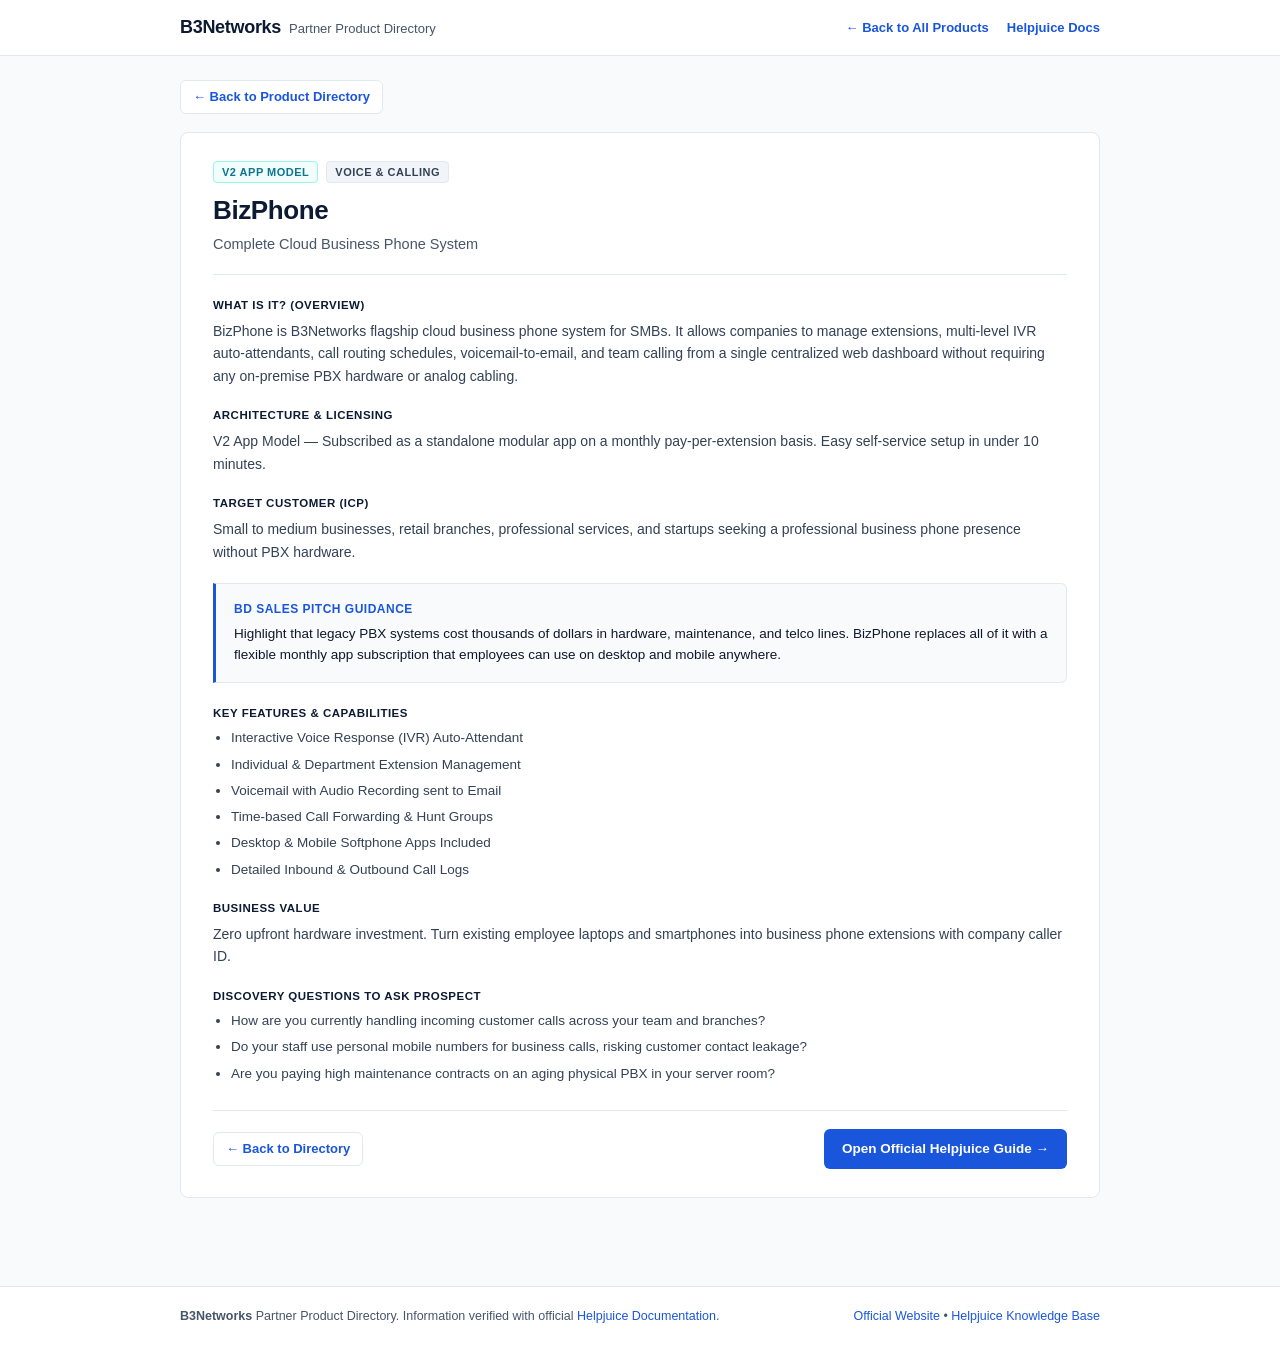
<file: product.html>
<!DOCTYPE html>
<html lang="en">
<head>
  <meta charset="UTF-8" />
  <meta name="viewport" content="width=device-width, initial-scale=1.0" />
  <title id="pageTitle">Product Detail — B3Networks Partner Directory</title>
  <link rel="stylesheet" href="styles.css" />
</head>
<body>

  <!-- SITE HEADER -->
  <header class="site-header">
    <div class="container header-inner">
      <a href="index.html" class="brand-wrap">
        <span class="brand-title">B3Networks</span>
        <span class="brand-sub">Partner Product Directory</span>
      </a>
      <div class="header-links">
        <a href="index.html" class="header-link">&larr; Back to All Products</a>
        <a href="https://b3networks.helpjuice.com/" target="_blank" class="header-link">Helpjuice Docs</a>
      </div>
    </div>
  </header>

  <main class="detail-page-wrap">
    <div class="container">
      
      <!-- BACK NAVIGATION -->
      <div class="back-nav-bar">
        <a href="index.html" class="back-link">&larr; Back to Product Directory</a>
      </div>

      <!-- NOT FOUND STATE (HIDDEN BY DEFAULT) -->
      <div id="notFoundBox" class="not-found-box" style="display: none;">
        <h2 class="detail-title">Product Not Found</h2>
        <p class="detail-text" style="margin-top: 8px;">The requested product could not be located in the catalog.</p>
        <a href="index.html" class="btn-doc" style="margin-top: 16px; display: inline-block;">Return to Directory</a>
      </div>

      <!-- PRODUCT CONTENT BOX -->
      <div id="productContent" class="detail-box">
        
        <!-- HEADER -->
        <div class="detail-top">
          <div class="detail-badges">
            <span class="badge" id="detailModelTag">V2 App Model</span>
            <span class="badge badge-category" id="detailCatTag">Voice &amp; Calling</span>
          </div>
          <h1 class="detail-title" id="detailTitle">BizPhone</h1>
          <p class="detail-tagline" id="detailTagline">Complete Cloud Business Phone System</p>
        </div>

        <!-- OVERVIEW -->
        <div class="detail-row">
          <div class="detail-label">What is it? (Overview)</div>
          <p class="detail-text" id="detailOverview"></p>
        </div>

        <!-- ARCHITECTURE -->
        <div class="detail-row">
          <div class="detail-label">Architecture &amp; Licensing</div>
          <p class="detail-text" id="detailArchitecture"></p>
        </div>

        <!-- TARGET CUSTOMER -->
        <div class="detail-row">
          <div class="detail-label">Target Customer (ICP)</div>
          <p class="detail-text" id="detailICP"></p>
        </div>

        <!-- BD SALES PITCH -->
        <div class="pitch-card">
          <div class="pitch-label">BD Sales Pitch Guidance</div>
          <p class="pitch-text" id="detailPitch"></p>
        </div>

        <!-- KEY FEATURES -->
        <div class="detail-row">
          <div class="detail-label">Key Features &amp; Capabilities</div>
          <ul class="bullets-list" id="detailFeatures"></ul>
        </div>

        <!-- VALUE PROPOSITION -->
        <div class="detail-row">
          <div class="detail-label">Business Value</div>
          <p class="detail-text" id="detailValue"></p>
        </div>

        <!-- DISCOVERY QUESTIONS -->
        <div class="detail-row">
          <div class="detail-label">Discovery Questions to Ask Prospect</div>
          <ul class="bullets-list" id="detailQuestions"></ul>
        </div>

        <!-- FOOTER ACTIONS -->
        <div class="detail-footer">
          <a href="index.html" class="back-link">&larr; Back to Directory</a>
          <a href="#" target="_blank" class="btn-doc" id="detailDocBtn">Open Official Helpjuice Guide &rarr;</a>
        </div>

      </div>

    </div>
  </main>

  <!-- SITE FOOTER -->
  <footer class="site-footer">
    <div class="container footer-inner">
      <div>
        <strong>B3Networks</strong> Partner Product Directory. Information verified with official <a href="https://b3networks.helpjuice.com/" target="_blank">Helpjuice Documentation</a>.
      </div>
      <div>
        <a href="https://www.b3networks.com/" target="_blank">Official Website</a> &bull;
        <a href="https://b3networks.helpjuice.com/" target="_blank">Helpjuice Knowledge Base</a>
      </div>
    </div>
  </footer>

  <script src="products.js"></script>
  <script src="product.js"></script>
</body>
</html>
</file>
<file: styles.css>
/* ========================================================
   B3NETWORKS PARTNER PRODUCT DIRECTORY
   Style: Ultra-Simple, Minimalist, Modern, Zero-Icon
   Brand Colors: Navy (#0C1B33), Blue (#1A56DB), Teal (#00B4D8)
   ======================================================== */

*, *::before, *::after {
  box-sizing: border-box;
  margin: 0;
  padding: 0;
}

:root {
  --navy: #0C1B33;
  --blue: #1A56DB;
  --blue-hover: #1545B0;
  --blue-light: #EFF6FF;
  --blue-border: #BFDBFE;
  --teal: #00B4D8;
  --teal-light: #F0FDFA;
  --teal-border: #99F6E4;
  --gray-50: #F8FAFC;
  --gray-100: #F1F5F9;
  --gray-200: #E2E8F0;
  --gray-300: #CBD5E1;
  --gray-600: #475569;
  --gray-700: #334155;
  --gray-900: #0F172A;
  --white: #FFFFFF;
  --font-sans: 'Inter', -apple-system, BlinkMacSystemFont, 'Segoe UI', Roboto, sans-serif;
  --radius: 8px;
  --radius-sm: 6px;
  --transition: 0.15s ease;
}

body {
  font-family: var(--font-sans);
  background-color: var(--gray-50);
  color: var(--gray-900);
  line-height: 1.5;
  -webkit-font-smoothing: antialiased;
}

.container {
  width: 100%;
  max-width: 960px;
  margin: 0 auto;
  padding: 0 20px;
}

/* ========================================================
   SITE HEADER
   ======================================================== */
.site-header {
  background-color: var(--white);
  border-bottom: 1px solid var(--gray-200);
  padding: 14px 0;
}

.header-inner {
  display: flex;
  align-items: center;
  justify-content: space-between;
  gap: 16px;
}

.brand-wrap {
  text-decoration: none;
  display: flex;
  align-items: baseline;
  gap: 8px;
}

.brand-title {
  font-size: 18px;
  font-weight: 800;
  color: var(--navy);
  letter-spacing: -0.3px;
}

.brand-sub {
  font-size: 13px;
  color: var(--gray-600);
  font-weight: 500;
}

.header-links {
  display: flex;
  align-items: center;
  gap: 18px;
}

.header-link {
  font-size: 13px;
  font-weight: 600;
  color: var(--blue);
  text-decoration: none;
}

.header-link:hover {
  text-decoration: underline;
}

/* ========================================================
   PAGE INTRO / HERO
   ======================================================== */
.page-intro {
  padding: 32px 0 20px;
}

.page-title {
  font-size: 26px;
  font-weight: 800;
  color: var(--navy);
  letter-spacing: -0.4px;
  margin-bottom: 6px;
}

.page-subtitle {
  font-size: 14.5px;
  color: var(--gray-600);
  max-width: 680px;
}

/* Quick Search Input */
.search-bar-wrap {
  margin-top: 18px;
  position: relative;
}

.search-input {
  width: 100%;
  padding: 11px 14px;
  background-color: var(--white);
  border: 1px solid var(--gray-200);
  border-radius: var(--radius-sm);
  font-family: inherit;
  font-size: 14px;
  color: var(--gray-900);
  outline: none;
  transition: border-color var(--transition);
}

.search-input:focus {
  border-color: var(--blue);
  box-shadow: 0 0 0 3px rgba(26, 86, 219, 0.1);
}

.search-hint {
  font-size: 12px;
  color: var(--gray-600);
  margin-top: 6px;
}

/* ========================================================
   V2 & V3 PRODUCT LIST COLUMNS (SIDE BY SIDE)
   ======================================================== */
.directory-grid {
  display: grid;
  grid-template-columns: 1fr 1fr;
  gap: 20px;
  margin-top: 24px;
  margin-bottom: 32px;
}

.column-card {
  background-color: var(--white);
  border: 1px solid var(--gray-200);
  border-radius: var(--radius);
  padding: 20px;
}

.column-header {
  padding-bottom: 12px;
  border-bottom: 1px solid var(--gray-200);
  margin-bottom: 14px;
}

.column-badge {
  display: inline-block;
  font-size: 11px;
  font-weight: 700;
  text-transform: uppercase;
  letter-spacing: 0.5px;
  padding: 2px 7px;
  border-radius: 4px;
  margin-bottom: 6px;
}

.column-badge-v2 {
  background-color: var(--teal-light);
  color: #0E7490;
  border: 1px solid var(--teal-border);
}

.column-badge-v3 {
  background-color: var(--blue-light);
  color: var(--blue);
  border: 1px solid var(--blue-border);
}

.column-title {
  font-size: 18px;
  font-weight: 700;
  color: var(--navy);
  margin-bottom: 3px;
}

.column-desc {
  font-size: 12.5px;
  color: var(--gray-600);
}

/* The pure product name list */
.product-name-list {
  list-style: none;
  display: flex;
  flex-direction: column;
  gap: 6px;
}

.product-link {
  display: flex;
  align-items: center;
  justify-content: space-between;
  padding: 10px 14px;
  background-color: var(--gray-50);
  border: 1px solid var(--gray-200);
  border-radius: var(--radius-sm);
  color: var(--gray-900);
  text-decoration: none;
  font-size: 14px;
  font-weight: 600;
  transition: all var(--transition);
}

.product-link:hover {
  background-color: var(--blue-light);
  border-color: var(--blue);
  color: var(--blue);
}

.product-link-arrow {
  font-size: 12px;
  font-weight: 500;
  color: var(--gray-600);
}

.product-link:hover .product-link-arrow {
  color: var(--blue);
}

/* ========================================================
   OSS / BSS PLATFORM SECTION (VERY SIMPLE)
   ======================================================== */
.section-block {
  background-color: var(--white);
  border: 1px solid var(--gray-200);
  border-radius: var(--radius);
  padding: 22px 24px;
  margin-bottom: 32px;
}

.section-header-simple {
  margin-bottom: 16px;
}

.section-label {
  font-size: 11px;
  font-weight: 700;
  text-transform: uppercase;
  letter-spacing: 0.5px;
  color: #B45309;
  background-color: #FEF3C7;
  border: 1px solid #FDE68A;
  display: inline-block;
  padding: 2px 7px;
  border-radius: 4px;
  margin-bottom: 6px;
}

.section-title {
  font-size: 19px;
  font-weight: 800;
  color: var(--navy);
  margin-bottom: 4px;
}

.section-desc {
  font-size: 13.5px;
  color: var(--gray-600);
}

.oss-name-grid {
  display: grid;
  grid-template-columns: repeat(3, 1fr);
  gap: 10px;
  list-style: none;
}

.oss-link {
  display: block;
  padding: 10px 14px;
  background-color: var(--gray-50);
  border: 1px solid var(--gray-200);
  border-radius: var(--radius-sm);
  color: var(--gray-900);
  text-decoration: none;
  font-size: 13.5px;
  font-weight: 600;
  transition: all var(--transition);
}

.oss-link:hover {
  background-color: var(--blue-light);
  border-color: var(--blue);
  color: var(--blue);
}

/* ========================================================
   V2 VS V3 MODEL COMPARISON (VERY SIMPLE)
   ======================================================== */
.compare-container {
  display: grid;
  grid-template-columns: 1fr 1fr;
  gap: 16px;
  margin-top: 14px;
}

.compare-card {
  background-color: var(--gray-50);
  border: 1px solid var(--gray-200);
  border-radius: var(--radius-sm);
  padding: 18px 20px;
}

.compare-card-title {
  font-size: 15.5px;
  font-weight: 700;
  color: var(--navy);
  margin-bottom: 12px;
  padding-bottom: 8px;
  border-bottom: 1px solid var(--gray-200);
}

.compare-list {
  list-style: none;
  display: flex;
  flex-direction: column;
  gap: 10px;
}

.compare-item {
  font-size: 13px;
  color: var(--gray-700);
  line-height: 1.45;
}

.compare-item strong {
  display: block;
  color: var(--navy);
  font-size: 12px;
  text-transform: uppercase;
  letter-spacing: 0.3px;
  margin-bottom: 2px;
}

/* ========================================================
   PRODUCT DETAIL PAGE (PAGE 2) — ULTRA SIMPLE
   ======================================================== */
.detail-page-wrap {
  padding: 24px 0 48px;
}

.back-nav-bar {
  margin-bottom: 18px;
}

.back-link {
  display: inline-block;
  font-size: 13px;
  font-weight: 600;
  color: var(--blue);
  text-decoration: none;
  background-color: var(--white);
  border: 1px solid var(--gray-200);
  border-radius: var(--radius-sm);
  padding: 6px 12px;
  transition: all var(--transition);
}

.back-link:hover {
  background-color: var(--blue-light);
  border-color: var(--blue);
}

.detail-box {
  background-color: var(--white);
  border: 1px solid var(--gray-200);
  border-radius: var(--radius);
  padding: 28px 32px;
}

.detail-top {
  padding-bottom: 18px;
  border-bottom: 1px solid var(--gray-200);
  margin-bottom: 22px;
}

.detail-badges {
  display: flex;
  align-items: center;
  gap: 8px;
  margin-bottom: 8px;
}

.badge {
  font-size: 11px;
  font-weight: 700;
  text-transform: uppercase;
  letter-spacing: 0.5px;
  padding: 2px 8px;
  border-radius: 4px;
}

.badge-v2 {
  background-color: var(--teal-light);
  color: #0E7490;
  border: 1px solid var(--teal-border);
}

.badge-v3 {
  background-color: var(--blue-light);
  color: var(--blue);
  border: 1px solid var(--blue-border);
}

.badge-oss {
  background-color: #FEF3C7;
  color: #B45309;
  border: 1px solid #FDE68A;
}

.badge-category {
  background-color: var(--gray-100);
  color: var(--gray-700);
  border: 1px solid var(--gray-200);
}

.detail-title {
  font-size: 26px;
  font-weight: 800;
  color: var(--navy);
  letter-spacing: -0.4px;
  margin-bottom: 4px;
}

.detail-tagline {
  font-size: 14.5px;
  color: var(--gray-600);
}

/* Detail Section Rows */
.detail-row {
  margin-bottom: 20px;
}

.detail-label {
  font-size: 11.5px;
  font-weight: 700;
  text-transform: uppercase;
  letter-spacing: 0.5px;
  color: var(--navy);
  margin-bottom: 6px;
}

.detail-text {
  font-size: 14px;
  color: var(--gray-700);
  line-height: 1.6;
}

/* BD Sales Pitch Card */
.pitch-card {
  background-color: var(--gray-50);
  border-left: 3px solid var(--blue);
  border-top: 1px solid var(--gray-200);
  border-right: 1px solid var(--gray-200);
  border-bottom: 1px solid var(--gray-200);
  border-radius: 0 var(--radius-sm) var(--radius-sm) 0;
  padding: 16px 18px;
  margin-bottom: 22px;
}

.pitch-label {
  font-size: 12px;
  font-weight: 700;
  text-transform: uppercase;
  letter-spacing: 0.5px;
  color: var(--blue);
  margin-bottom: 6px;
}

.pitch-text {
  font-size: 13.5px;
  color: var(--gray-900);
  line-height: 1.55;
}

/* Feature bullets */
.bullets-list {
  list-style: disc;
  padding-left: 18px;
  display: flex;
  flex-direction: column;
  gap: 6px;
}

.bullets-list li {
  font-size: 13.5px;
  color: var(--gray-700);
}

/* Action Bar */
.detail-footer {
  margin-top: 26px;
  padding-top: 18px;
  border-top: 1px solid var(--gray-200);
  display: flex;
  align-items: center;
  justify-content: space-between;
  gap: 16px;
  flex-wrap: wrap;
}

.btn-doc {
  display: inline-block;
  background-color: var(--blue);
  color: var(--white);
  font-size: 13.5px;
  font-weight: 600;
  padding: 10px 18px;
  border-radius: var(--radius-sm);
  text-decoration: none;
  transition: background var(--transition);
}

.btn-doc:hover {
  background-color: var(--blue-hover);
}

/* Not Found box */
.not-found-box {
  background-color: var(--white);
  border: 1px solid var(--gray-200);
  border-radius: var(--radius);
  padding: 32px;
  text-align: center;
}

/* ========================================================
   SITE FOOTER
   ======================================================== */
.site-footer {
  background-color: var(--white);
  border-top: 1px solid var(--gray-200);
  padding: 20px 0;
  margin-top: 40px;
  font-size: 12.5px;
  color: var(--gray-600);
}

.footer-inner {
  display: flex;
  align-items: center;
  justify-content: space-between;
  gap: 16px;
  flex-wrap: wrap;
}

.footer-inner a {
  color: var(--blue);
  text-decoration: none;
}

.footer-inner a:hover {
  text-decoration: underline;
}

/* ========================================================
   RESPONSIVE DESIGN
   ======================================================== */
@media (max-width: 768px) {
  .directory-grid,
  .compare-container,
  .oss-name-grid {
    grid-template-columns: 1fr;
  }

  .detail-box {
    padding: 20px;
  }

  .header-inner,
  .footer-inner {
    flex-direction: column;
    align-items: flex-start;
  }
}
</file>
